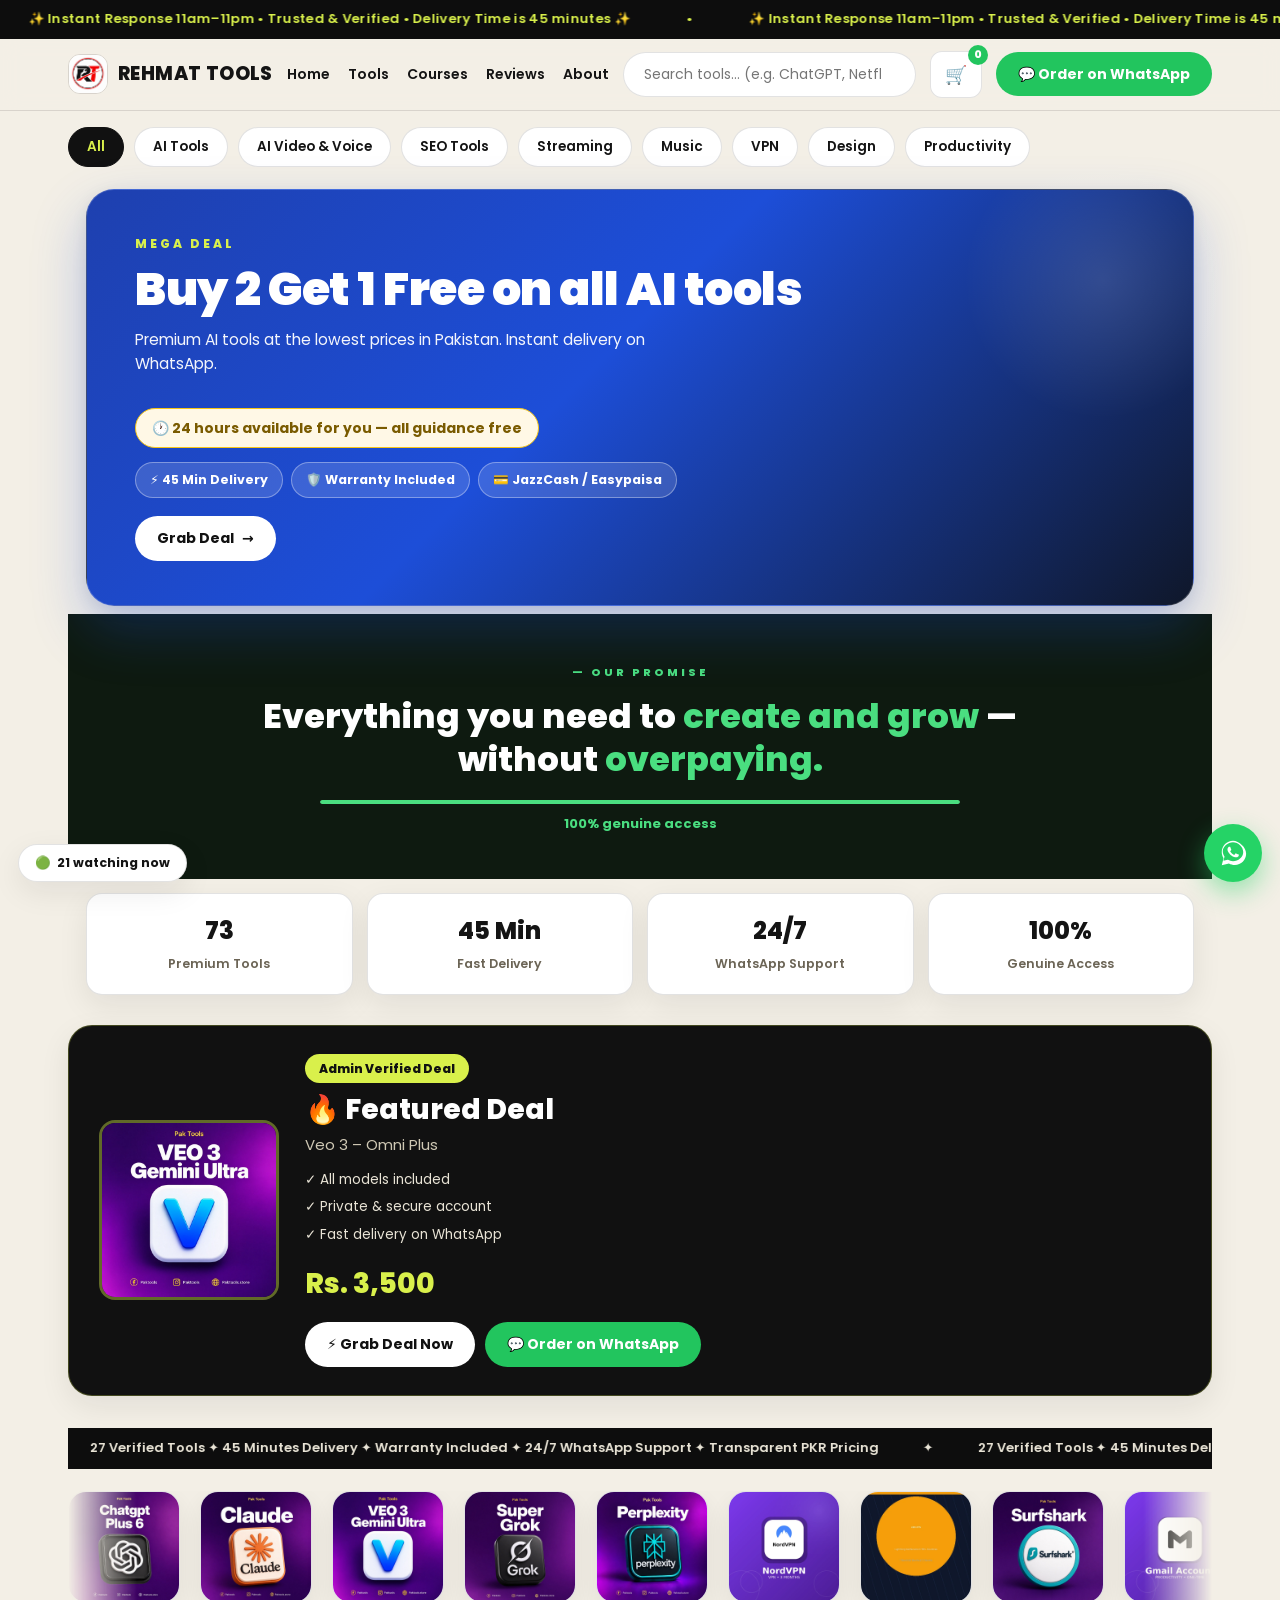
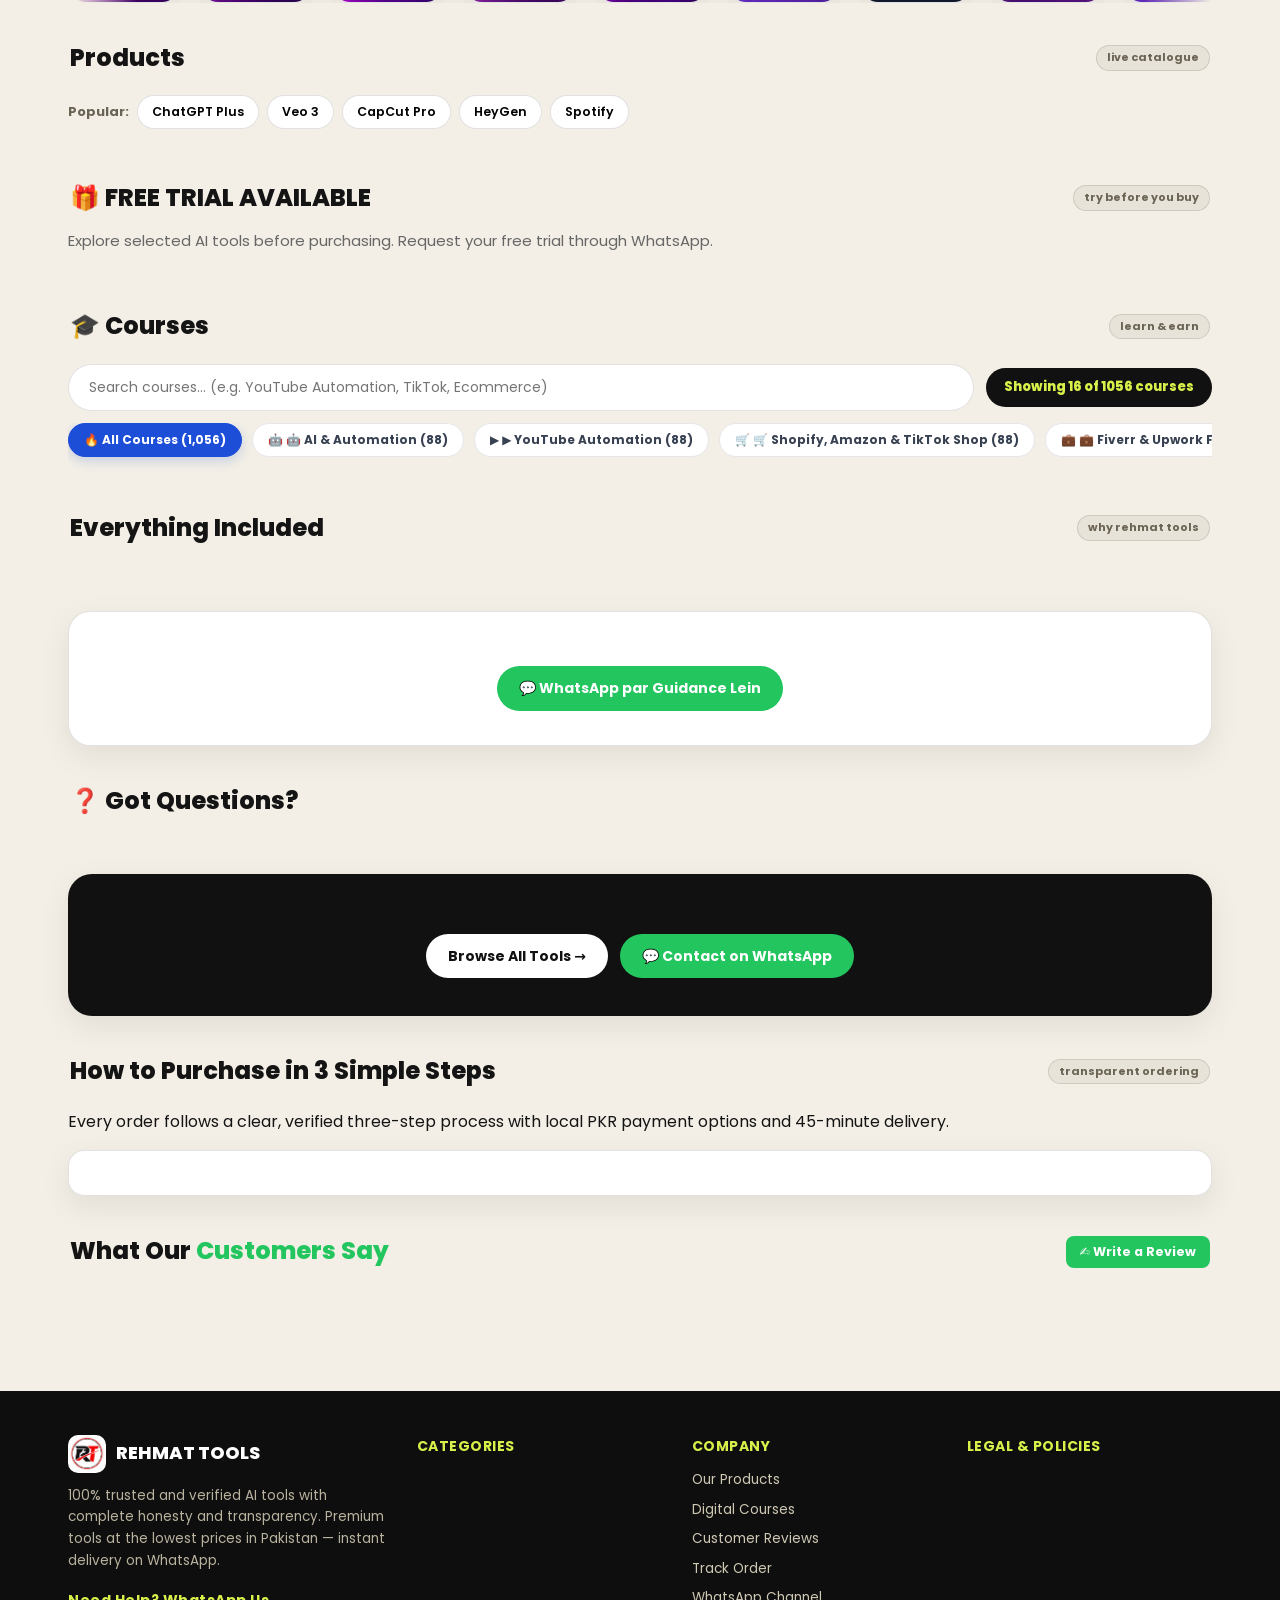
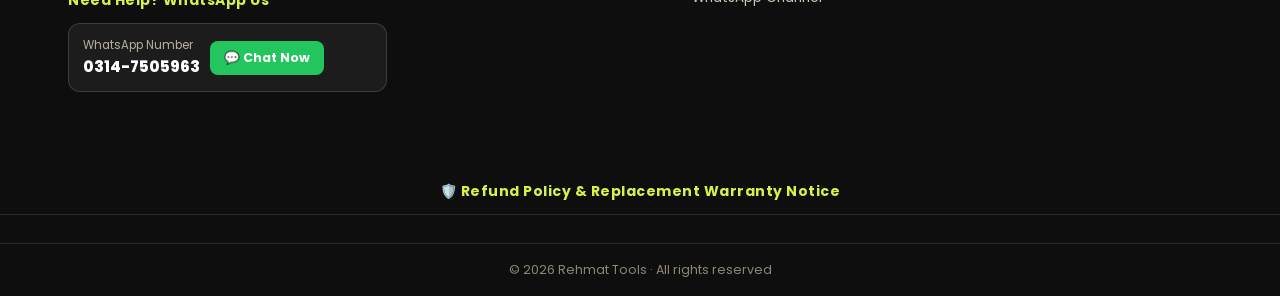
<file: index.html>
<!DOCTYPE html>
<html lang="en">
<head>
<meta charset="UTF-8">
  <link rel="icon" type="image/png" href="assets/img/favicon.png">
<meta name="viewport" content="width=device-width, initial-scale=1.0">
<title>Rehmat Tools | Premium Digital Tools</title>
<meta name="description" content="Shop trusted premium digital tools, subscriptions, and productivity bundles from Rehmat Tools. Delivery Time is 45 minutes✨✨. Our All AI tools come with 100% genuine access and warranty.">
<link rel="canonical" href="https://rehmattools.store/">
<meta name="robots" content="index,follow">
<meta property="og:type" content="website">
<meta property="og:site_name" content="Rehmat Tools">
<meta property="og:title" content="Rehmat Tools | Premium Digital Tools">
<meta property="og:description" content="Shop trusted premium digital tools, subscriptions, and productivity bundles from Rehmat Tools. Delivery Time is 45 minutes✨✨.">
<meta property="og:image" content="https://rehmattools.store/assets/img/logo.jpeg">
<meta name="twitter:card" content="summary_large_image">
<meta name="twitter:title" content="Rehmat Tools | Premium Digital Tools">
<meta name="twitter:description" content="Shop trusted premium digital tools, subscriptions, and productivity bundles from Rehmat Tools. Delivery Time is 45 minutes✨✨.">
<link rel="preconnect" href="https://fonts.googleapis.com">
<link rel="preconnect" href="https://fonts.gstatic.com" crossorigin>
<link href="https://fonts.googleapis.com/css2?family=Poppins:wght@400;500;600;700;800&display=swap" rel="stylesheet">
<link rel="stylesheet" href="assets/css/style.css">
</head>
<body>

<!-- 1. TOP TICKER -->
<div class="ticker" aria-hidden="true"><div class="ticker-track" id="tickerTrack"></div></div>

<!-- 2. STICKY HEADER -->
<header class="site-header">
  <div class="header-inner">
    <a class="brand" href="index.html">
      <img src="assets/img/logo.jpeg" alt="Rehmat Tools logo" onerror="this.style.display='none'">
      <span class="brand-name">REHMAT TOOLS</span>
    </a>
    <nav class="main-nav" aria-label="Main">
      <a href="#top">Home</a>
      <a href="#products">Tools</a>
      <a href="#courses">Courses</a>
      <a href="#reviews">Reviews</a>
      <a href="#howto">About</a>
    </nav>
    <div class="search-box">
      <input id="searchInput" type="search" placeholder="Search tools… (e.g. ChatGPT, Netflix, VPN)">
    </div>
    <button class="cart-btn" id="cartBtn" aria-label="Cart">🛒 <span class="cart-count" id="cartCount">0</span></button>
    <a class="btn btn-green" id="headerWaBtn" href="#" target="_blank" rel="noopener">💬 Order on WhatsApp</a>
  </div>
</header>

<!-- 3. CATEGORY PILLS -->
<nav class="cats" id="catPills" aria-label="Categories"></nav>

<main class="wrap">

  <!-- 4. HERO -->
  <section class="hero">
    <div class="hero-box">
      <div class="hero-copy">
        <div class="hero-kicker" id="heroKicker"></div>
        <h1 class="hero-title" id="heroTitle"></h1>
        <p class="hero-sub" id="heroSubtitle"></p>
        <div class="avail-badge">🕐 24 hours available for you — all guidance free</div>
        <div class="hero-chips" id="heroChips"></div>
        <a class="btn btn-light" href="#products">Grab Deal <span class="arr">→</span></a>
      </div>
      <div class="hero-img" id="heroImg"></div>
    </div>
  </section>

  <!-- 4a. OUR PROMISE -->
  <section class="promise-band">
    <div class="promise-inner">
      <span class="promise-kicker">— OUR PROMISE</span>
      <h2>Everything you need to <span>create and grow</span> —<br>without <span>overpaying.</span></h2>
      <div class="promise-bar"><div style="width:100%"></div></div>
      <span class="promise-pct">100% genuine access</span>
    </div>
  </section>

  <!-- 4b. STATS -->
  <section class="stats-strip" id="heroStats"></section>

  <!-- 4c. FEATURED DEAL -->
  <section class="section" id="featuredDeal"></section>

  <!-- 4d. TRUST BAR -->
  <div class="trustbar" id="trustBar"><div class="trustbar-track" id="trustBarTrack"></div></div>

  <!-- 5. TOOLS MARQUEE -->
  <section class="marquee-section" aria-label="All tools">
    <div class="marquee"><div class="marquee-track" id="marqueeTrack"></div></div>
  </section>

  <!-- 6. PRODUCTS -->
  <section class="section" id="products">
    <div class="section-head">
      <h2 class="section-title">Products</h2>
      <span class="sample-tag">live catalogue</span>
    </div>
    <div class="pop-searches" id="popSearches"></div>
    <div class="prod-count" id="prodCount"></div>
    <div class="coupon-strip" id="couponStrip" style="display:none"></div>
    <div class="grid" id="productGrid"></div>
  </section>

  <!-- 7. FREE TRIAL -->
  <section class="section" id="trial">
    <div class="section-head">
      <h2 class="section-title">🎁 FREE TRIAL AVAILABLE</h2>
      <span class="sample-tag">try before you buy</span>
    </div>
    <p class="trial-sub">Explore selected AI tools before purchasing. Request your free trial through WhatsApp.</p>
    <div class="grid" id="trialGrid"></div>
  </section>

  <!-- 7b. COURSES -->
  <section class="section" id="courses">
    <div class="section-head">
      <h2 class="section-title">🎓 Courses</h2>
      <span class="sample-tag">learn &amp; earn</span>
    </div>
    <div class="course-search">
      <input id="courseSearch" type="search" placeholder="Search courses… (e.g. YouTube Automation, TikTok, Ecommerce)">
      <span class="course-count" id="courseCount"></span>
    </div>
    <nav class="cats course-cats" id="courseCats" aria-label="Course categories"></nav>
    <div class="grid" id="courseGrid"></div>
  </section>

  <!-- 7c. FEATURES -->
  <section class="section" id="featuresSec">
    <div class="section-head">
      <h2 class="section-title">Everything Included</h2>
      <span class="sample-tag">why rehmat tools</span>
    </div>
    <div class="feat-grid" id="featureGrid"></div>
  </section>

  <!-- 8. GUIDANCE BAND -->
  <section class="section">
    <div class="guide-band">
      <h2 id="guidanceTitle"></h2>
      <p id="guidanceText"></p>
      <a class="btn btn-green" id="guidanceBtn" href="#" target="_blank" rel="noopener">💬 WhatsApp par Guidance Lein</a>
    </div>
  </section>

  <!-- 8b. FAQ -->
  <section class="section" id="faqSec">
    <div class="section-head">
      <h2 class="section-title">❓ Got Questions?</h2>
    </div>
    <div id="faqList"></div>
  </section>

  <!-- 8c. FINAL CTA -->
  <section class="section">
    <div class="cta-band">
      <h2 id="ctaTitle"></h2>
      <p id="ctaText"></p>
      <div class="cta-btns">
        <a class="btn btn-light" href="#products">Browse All Tools →</a>
        <a class="btn btn-green" id="ctaWa" href="#" target="_blank" rel="noopener">💬 Contact on WhatsApp</a>
      </div>
    </div>
  </section>

  <!-- 9. REVIEWS -->
  <!-- 8b. HOW TO PURCHASE -->
  <section class="section" id="howto">
    <div class="section-head">
      <h2 class="section-title">How to Purchase in 3 Simple Steps</h2>
      <span class="sample-tag">transparent ordering</span>
    </div>
    <p class="section-sub">Every order follows a clear, verified three-step process with local PKR payment options and 45-minute delivery.</p>
    <div class="steps-grid" id="howSteps"></div>
    <div class="pay-accounts" id="payAccounts"></div>
  </section>

  <!-- 9. REVIEWS -->
  <section class="section" id="reviews">
    <div class="section-head">
      <h2 class="section-title">What Our <span style="color:var(--green)">Customers Say</span></h2>
      <button class="btn btn-green btn-sm" id="writeReviewBtn">✍️ Write a Review</button>
    </div>
    <p class="section-sub" id="reviewsSub"></p>
    <nav class="cats rev-cats" id="revTabs" aria-label="Review tabs"></nav>
    <div class="rev-stats" id="revStats"></div>
    <div class="rev-breakdown" id="revBreakdown"></div>
    <div class="rev-filter" id="revFilter" style="display:none">
      <label>Filter by product:</label>
      <select id="revProduct"></select>
    </div>
    <div class="grid rev-grid" id="reviewGrid"></div>
    <div class="proofs-wrap" id="proofsWrap" style="display:none">
      <p class="section-sub">🔒 Privacy Protected: customer phone numbers, emails &amp; bank IDs are redacted in all screenshots.</p>
      <div class="proofs-grid" id="proofsGrid"></div>
    </div>
    <p id="revEmpty" class="rev-empty" style="display:none">No reviews yet — be the first to share your experience.</p>
  </section>

  <!-- 9b. WRITE A REVIEW (overlay) -->
  <div class="overlay" id="reviewOverlay" role="dialog" aria-modal="true">
    <div class="modal">
      <button class="modal-close" id="reviewClose" aria-label="Close">✕</button>
      <h2 style="font-size:20px;font-weight:800;margin-bottom:6px">✍️ Write a Review</h2>
      <p style="font-size:13.5px;color:#6b6455;margin-bottom:14px">Your review is published only after admin approval. Only genuine reviews are shown.</p>
      <form id="reviewForm">
        <div class="field"><label>Your name *</label><input id="rvName" required maxlength="60" placeholder="e.g. Ali Hassan"></div>
        <div class="field"><label>City</label><input id="rvCity" maxlength="40" placeholder="e.g. Lahore"></div>
        <div class="field"><label>Product *</label><select id="rvProduct"></select></div>
        <div class="field"><label>Rating *</label><select id="rvRating">
          <option value="5">★★★★★ 5 — Excellent</option>
          <option value="4">★★★★☆ 4 — Very good</option>
          <option value="3">★★★☆☆ 3 — Good</option>
          <option value="2">★★☆☆☆ 2 — Poor</option>
          <option value="1">★☆☆☆☆ 1 — Bad</option>
        </select></div>
        <div class="field"><label>Your review *</label><textarea id="rvComment" rows="3" required maxlength="500" placeholder="How was your experience?"></textarea></div>
        <button class="btn btn-green" type="submit" style="width:100%">Submit Review</button>
        <p id="rvMsg" style="margin-top:10px;font-size:13px;color:var(--green);display:none">Thanks! Your review was submitted and will appear after admin approval.</p>
      </form>
    </div>
  </div>

</main>

<!-- 10. FOOTER -->
<footer>
  <div class="footer-inner">
    <div>
      <div class="footer-brand">
        <img src="assets/img/logo.jpeg" alt="Rehmat Tools" onerror="this.style.display='none'">
        <span>REHMAT TOOLS</span>
      </div>
      <p id="footerAbout">100% trusted and verified AI tools with complete honesty and transparency. Premium tools at the lowest prices in Pakistan — instant delivery on WhatsApp.</p>
      <h4 style="margin-top:18px">Need Help? WhatsApp Us</h4>
      <div class="wa-box">
        <div><div class="wa-box-lbl">WhatsApp Number</div><div class="wa-box-num">0314-7505963</div></div>
        <a class="btn btn-green btn-sm" id="waChatNow" href="#" target="_blank" rel="noopener">💬 Chat Now</a>
      </div>
      <p id="footerEmail" style="margin-top:10px"></p>
      <p id="footerPays" style="margin-top:6px"></p>
    </div>
    <div>
      <h4>CATEGORIES</h4>
      <ul id="footerCats"></ul>
    </div>
    <div>
      <h4>COMPANY</h4>
      <ul>
        <li><a href="#products">Our Products</a></li>
        <li><a href="#courses">Digital Courses</a></li>
        <li><a href="#reviews">Customer Reviews</a></li>
        <li><a id="trackOrderLink" href="#" target="_blank" rel="noopener">Track Order</a></li>
        <li><a id="channelFooterLink" href="#" target="_blank" rel="noopener">WhatsApp Channel</a></li>
      </ul>
    </div>
    <div>
      <h4>LEGAL &amp; POLICIES</h4>
      <ul id="footerPolicies"></ul>
    </div>
  </div>
  <div class="footer-stats" id="footerStats"></div>
  <div class="footer-pop" id="footerPop"></div>
  <div class="footer-notice"><h4>🛡️ Refund Policy &amp; Replacement Warranty Notice</h4><p id="refundNoticeText"></p><p class="footer-policy-links" id="footerPolicyLinks"></p></div>
  <div class="footer-trust" id="footerTrust"></div>
  <div class="footer-bottom">© 2026 Rehmat Tools · All rights reserved</div>
</footer>

<!-- 10a. CART DRAWER -->
<div class="overlay" id="cartOverlay" role="dialog" aria-modal="true">
  <div class="modal cart-modal">
    <button class="modal-close" id="cartClose" aria-label="Close">✕</button>
    <h2 style="font-size:20px;font-weight:800;margin-bottom:12px">🛒 Your Cart</h2>
    <div class="cart-tabs">
      <button class="pill active" data-ctab="cart">Cart (<span id="cartTabCount">0</span>)</button>
      <button class="pill" data-ctab="wish">♡ Wishlist (<span id="wishTabCount">0</span>)</button>
    </div>
    <div id="cartList"></div>
    <div id="wishList" style="display:none"></div>
    <div class="cart-total" id="cartTotal"></div>
    <a class="btn btn-green" id="cartWaBtn" href="#" target="_blank" rel="noopener" style="width:100%;text-align:center">💬 Order on WhatsApp</a>
    <p style="font-size:12.5px;color:#8a8271;margin-top:10px;text-align:center">Payment is verified on WhatsApp — advance payment required.</p>
  </div>
</div>

<!-- 10b. POLICY MODAL -->
<div class="overlay" id="policyOverlay" role="dialog" aria-modal="true">
  <div class="modal">
    <button class="modal-close" id="policyClose" aria-label="Close">✕</button>
    <h2 id="policyTitle" style="font-size:20px;font-weight:800;margin-bottom:12px"></h2>
    <p id="policyText" style="font-size:14.5px;line-height:1.7"></p>
  </div>
</div>

<!-- 11. WELCOME MODAL -->
<div class="overlay" id="welcomeOverlay" role="dialog" aria-modal="true" aria-labelledby="welcomeTitle">
  <div class="modal">
    <button class="modal-close" id="welcomeClose" aria-label="Close">✕</button>
    <h2 id="welcomeTitle" style="font-size:22px;font-weight:800"></h2>
    <div class="welcome-lines" id="welcomeLines"></div>
    <label class="dont-show"><input type="checkbox" id="dontShow"> Don't show again</label>
    <button class="btn btn-dark" id="welcomeCloseBtn" style="width:100%">Close</button>
  </div>
</div>

<!-- 12. PRODUCT DETAILS MODAL -->
<div class="overlay" id="detailsOverlay" role="dialog" aria-modal="true">
  <div class="modal wide">
    <button class="modal-close" id="detailsClose" aria-label="Close">✕</button>
    <div id="detailsBody"></div>
  </div>
</div>

<!-- 13. FLOATING ELEMENTS -->
<div class="watching-pill"><span class="dot">🟢</span><b>21</b> watching now</div>
<div class="social-toast" id="socialToast"></div>

<div class="channel-popup" id="channelPopup">
  <button class="cp-close" id="channelClose" aria-label="Close">✕</button>
  <h4>🎁 Join our WhatsApp Channel</h4>
  <ul>
    <li>✦ Exclusive member-only discounts</li>
    <li>✦ Flash deals &amp; free giveaways</li>
    <li>✦ Priority premium support</li>
  </ul>
  <a class="btn btn-dark" id="channelJoin" href="#" target="_blank" rel="noopener" style="width:100%">Join &amp; Unlock Offers</a>
</div>

<div class="coupon-widget" id="couponWidget" style="display:none">
  <button class="cp-close" id="couponWidgetClose" aria-label="Close">✕</button>
  <div class="cw-title">🎟️ Special Discount Coupon</div>
  <div class="cw-code"><span id="cwCode"></span><button class="btn btn-dark btn-sm" id="cwCopy">Copy</button></div>
  <div class="cw-sub" id="cwSub"></div>
</div>

<a class="wa-fab" id="waFab" href="#" target="_blank" rel="noopener" aria-label="Chat on WhatsApp">
  <svg viewBox="0 0 32 32"><path d="M16 3C9.4 3 4 8.4 4 15c0 2.4.7 4.6 1.9 6.5L4 29l7.7-1.8c1.8 1 3.9 1.6 6.1 1.6h.2c6.6 0 12-5.4 12-12S22.6 3 16 3zm0 21.8c-1.9 0-3.7-.5-5.3-1.5l-.4-.2-4.5 1.1 1.2-4.4-.3-.4c-1-1.6-1.6-3.5-1.6-5.5C5.1 9.4 10.4 4.5 16 4.5S26.9 9.4 26.9 15 21.6 24.8 16 24.8zm5.4-7.4c-.3-.2-1.8-.9-2-1-.3-.1-.5-.2-.7.2-.2.3-.8 1-.9 1.2-.2.2-.3.2-.6.1-.3-.2-1.3-.5-2.4-1.5-.9-.8-1.5-1.8-1.7-2-.2-.3 0-.5.2-.7.2-.2.3-.3.5-.5.2-.2.2-.3.3-.5.1-.2 0-.4 0-.5-.1-.2-.7-1.7-.9-2.3-.2-.6-.5-.5-.7-.5h-.6c-.2 0-.5.2-.8.4-.3.3-1 1-1 2.5s1.1 2.9 1.2 3.1c.1.2 2.1 3.2 5.1 4.5.7.3 1.3.5 1.7.6.7.2 1.4.2 1.9.1.6-.1 1.8-.7 2-1.4.2-.7.2-1.3.2-1.4-.1-.2-.3-.2-.6-.4z"/></svg>
</a>

<div class="toast" id="toast"></div>

<script src="assets/js/data.js"></script>
<script src="assets/js/site.js"></script>
<script>
  // wire the second welcome close button (same behaviour as ✕)
  document.getElementById('welcomeCloseBtn').addEventListener('click', function () {
    document.getElementById('welcomeClose').click();
  });
</script>

  <!-- CLAIM FREE COURSE MODAL -->
  <div id="claimCourseModal" style="display: none; position: fixed; inset: 0; background: rgba(0,0,0,0.7); backdrop-filter: blur(6px); z-index: 10000; align-items: center; justify-content: center; padding: 20px;">
    <div style="background: #FFFFFF; border-radius: 20px; max-width: 500px; width: 100%; padding: 32px; box-shadow: 0 20px 50px rgba(0,0,0,0.3); position: relative; text-align: center;">
      <button onclick="closeClaimCourseModal()" style="position: absolute; top: 16px; right: 16px; background: none; border: none; font-size: 20px; cursor: pointer; color: #6B7280;">✕</button>
      <div style="width: 58px; height: 58px; border-radius: 50%; background: #DCFCE7; color: #16A34A; font-size: 28px; display: flex; align-items: center; justify-content: center; margin: 0 auto 16px;">
        🎓
      </div>
      <span id="claimCourseCategory" style="font-size: 11px; font-weight: 800; color: #2563EB; text-transform: uppercase;">CATEGORY</span>
      <h3 id="claimCourseTitle" style="font-size: 19px; font-weight: 900; margin: 6px 0 10px; color: #111827;">Course Title</h3>
      <p id="claimCourseMeta" style="font-size: 12px; color: #6B7280; margin-bottom: 20px;">28 Hours Video • 64 Lessons</p>

      <div style="background: #FAF7F2; border: 1px solid #E5E7EB; border-radius: 12px; padding: 14px; text-align: left; font-size: 12px; color: #4B5563; margin-bottom: 22px;">
        <div style="margin-bottom: 6px;"><strong>✓ High-Speed Google Drive Access</strong></div>
        <div style="margin-bottom: 6px;"><strong>✓ Downloadable Video Lessons & Source Code</strong></div>
        <div><strong>✓ 100% Free Lifetime Access for Rehmat Tools Users</strong></div>
      </div>

      <a id="btnClaimDriveLink" href="#" target="_blank" rel="noopener" style="display: block; width: 100%; background: #1D4ED8; color: #FFFFFF; padding: 13px; border-radius: 999px; font-weight: 800; font-size: 14px; text-decoration: none; margin-bottom: 10px; box-shadow: 0 4px 14px rgba(29, 78, 216, 0.3);">
        📂 Open Google Drive Folder & Download
      </a>
      <button onclick="window.open('https://wa.me/923000000000?text=Assalam-o-Alaikum%20Rehmat%20Tools!%20Need%20help%20with%20free%20courses%20drive.', '_blank')" style="background: transparent; border: none; color: #16A34A; font-size: 13px; font-weight: 700; cursor: pointer;">
        💬 Need help? Message on WhatsApp
      </button>
    </div>
  </div>

</body>
</html>
</file>
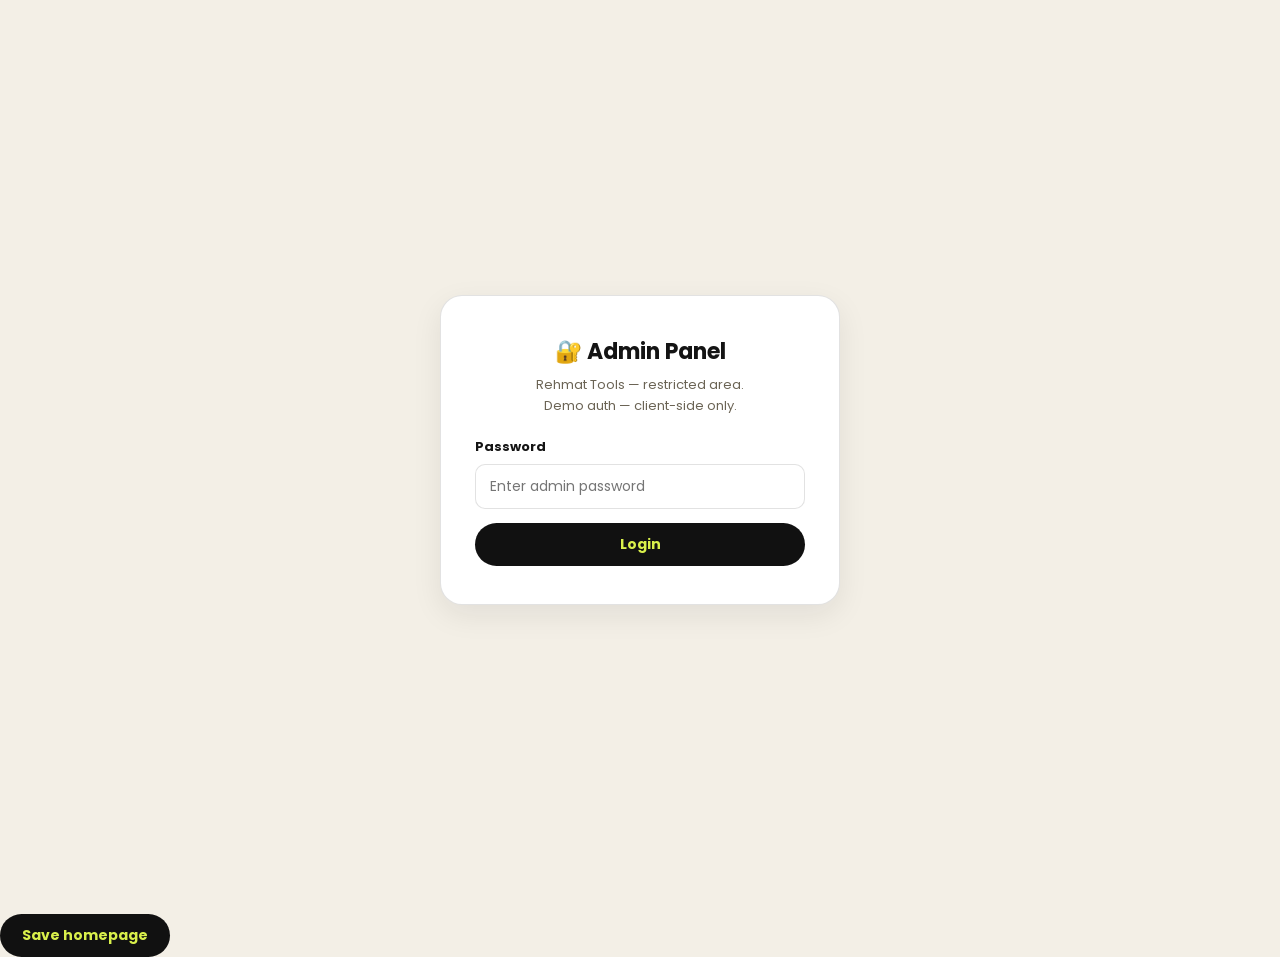
<file: admin/index.html>
<!DOCTYPE html>
<html lang="en">
<head>
<meta charset="UTF-8">
<meta name="viewport" content="width=device-width, initial-scale=1.0">
<title>Admin Panel — Rehmat Tools</title>
<meta name="robots" content="noindex,nofollow">
<link rel="preconnect" href="https://fonts.googleapis.com">
<link rel="preconnect" href="https://fonts.gstatic.com" crossorigin>
<link href="https://fonts.googleapis.com/css2?family=Poppins:wght@400;500;600;700;800&display=swap" rel="stylesheet">
<link rel="stylesheet" href="assets/css/style.css">
</head>
<body class="admin-body">

<!-- LOGIN GATE -->
<div class="login-wrap" id="loginWrap">
  <div class="login-card">
    <h1>🔐 Admin Panel</h1>
    <p>Rehmat Tools — restricted area.<br>Demo auth — client-side only.</p>
    <div class="login-error" id="loginError"></div>
    <form id="loginForm">
      <div class="field">
        <label for="loginPw">Password</label>
        <input type="password" id="loginPw" placeholder="Enter admin password" autocomplete="current-password">
      </div>
      <button class="btn btn-dark" type="submit" style="width:100%">Login</button>
    </form>
  </div>
</div>

<!-- ADMIN SHELL -->
<div class="admin-shell" id="adminShell">
  <div class="admin-top">
    <div class="ttl">🛠️ Rehmat Tools <span>Admin</span></div>
    <div>
      <a class="btn btn-outline btn-sm" href="index.html" target="_blank" rel="noopener" style="margin-right:8px">View site</a>
      <button class="btn btn-sm" id="logoutBtn" style="background:#333;color:#fff;border:none">Logout</button>
    </div>
  </div>

  <nav class="tabs">
    <button class="tab active" data-tab="paneDashboard">Dashboard</button>
    <button class="tab" data-tab="paneProducts">Products</button>
    <button class="tab" data-tab="paneBulk">Bulk Import</button>
    <button class="tab" data-tab="paneText">Website Text</button>
    <button class="tab" data-tab="paneHomepage">Homepage</button>
    <button class="tab" data-tab="paneCourses">Courses</button>
    <button class="tab" data-tab="paneReviews">Reviews</button>
    <button class="tab" data-tab="paneProofs">Proofs</button>
    <button class="tab" data-tab="paneCoupons">Coupons</button>
    <button class="tab" data-tab="panePayments">Payments</button>
    <button class="tab" data-tab="paneSettings">Settings</button>
  </nav>

  <!-- DASHBOARD -->
  <section class="tabpane active" id="paneDashboard">
    <div class="stat-grid">
      <div class="stat-card"><div class="lbl">Total Visitors</div><div class="val" id="statVisitors"></div></div>
      <div class="stat-card"><div class="lbl">Online Now</div><div class="val" id="statOnline"></div></div>
      <div class="stat-card"><div class="lbl">Orders</div><div class="val" id="statOrders"></div></div>
      <div class="stat-card"><div class="lbl">Revenue</div><div class="val" id="statRevenue"></div></div>
    </div>
    <div class="note-box">📊 These are <b>demo</b> numbers. Real stats need a backend — connect later.</div>
    <div class="panel-card">
      <h3>Quick actions</h3>
      <div class="btn-row">
        <button class="btn btn-dark btn-sm" onclick="document.querySelector('[data-tab=paneProducts]').click()">Manage products</button>
        <button class="btn btn-outline btn-sm" onclick="document.querySelector('[data-tab=paneBulk]').click()">Bulk import</button>
        <button class="btn btn-outline btn-sm" onclick="document.querySelector('[data-tab=paneCoupons]').click()">Add coupon</button>
      </div>
    </div>
  </section>

  <!-- PRODUCTS -->
  <section class="tabpane" id="paneProducts">
    <div class="panel-card">
      <h3 id="pfTitle">Add product</h3>
      <form id="productForm">
        <div class="form-grid">
          <div class="field"><label>Product name *</label><input id="pfName" placeholder="e.g. ChatGPT Plus"></div>
          <div class="field"><label>Category</label><select id="pfCategory"></select></div>
          <div class="field"><label>Price (PKR)</label><input id="pfPrice" type="number" min="0" placeholder="4100"></div>
          <div class="field"><label>Original price (PKR)</label><input id="pfOrig" type="number" min="0" placeholder="5600"></div>
          <div class="field"><label>Validity</label><input id="pfValidity" placeholder="1 Month"></div>
          <div class="field"><label>Stock</label><input id="pfStock" type="number" min="0" placeholder="20"></div>
          <div class="field"><label>Sold count <span style="font-weight:400;color:#8a8271">(real sales only)</span></label><input id="pfSold" type="number" min="0" placeholder="0"></div>
          <div class="field"><label><input id="pfTrial" type="checkbox" style="width:auto;margin-right:6px">🎁 Free Trial enabled</label></div>
          <div class="field"><label><input id="pfBest" type="checkbox" style="width:auto;margin-right:6px">🔥 Best Seller badge</label></div>
          <div class="field"><label><input id="pfStarting" type="checkbox" style="width:auto;margin-right:6px">💲 STARTING AT price (multiple packages)</label></div>
          <div class="field"><label>Access type</label><input id="pfAccess" placeholder="e.g. Private Account / Shared Access / On Your Email"></div>
          <div class="field"><label>Warranty line</label><input id="pfWarranty" placeholder="e.g. Warranty Included"></div>
          <div class="field full"><label>Features (one per line)</label><textarea id="pfFeatures" placeholder="Premium access&#10;Delivered on WhatsApp after payment"></textarea></div>
          <div class="field full"><label>About (2–3 lines)</label><textarea id="pfAbout" placeholder="Short description of the product…"></textarea></div>
          <div class="field"><label>Image upload (PNG/JPG)</label><input id="pfImgFile" type="file" accept="image/*"><div id="pfImgPreview"></div></div>
          <div class="field"><label>…or image URL / path</label><input id="pfImgUrl" placeholder="assets/img/posters/poster-chatgpt.webp"><div class="hint">Upload wins over URL. Images live in assets/img/posters/.</div></div>
        </div>
        <div class="btn-row">
          <button class="btn btn-dark" type="submit" id="pfSubmit">Add product</button>
          <button class="btn btn-outline" type="button" id="pfCancel">Cancel</button>
        </div>
      </form>
    </div>
    <div class="panel-card">
      <h3>All products</h3>
      <div style="overflow-x:auto">
      <table class="admin-tbl">
        <thead><tr><th></th><th>Name</th><th>Category</th><th>Price</th><th>Stock</th><th>Actions</th></tr></thead>
        <tbody id="productRows"></tbody>
      </table>
      </div>
    </div>
  </section>

  <!-- BULK IMPORT -->
  <section class="tabpane" id="paneBulk">
    <div class="panel-card">
      <h3>Bulk import — one click</h3>
      <p style="font-size:13.5px;color:#6b6455;margin-bottom:14px">
        Upload a CSV with columns: <b>name, category, price, original_price, validity, stock, features, about, image_url</b>.
        Separate multiple features with <b>|</b>. Download the template, fill 50–200 rows, import.
      </p>
      <div class="btn-row">
        <button class="btn btn-outline" id="dlTemplate">⬇ Download CSV template</button>
      </div>
      <div class="field" style="margin-top:16px;max-width:440px">
        <label>CSV file</label>
        <input type="file" id="bulkFile" accept=".csv,text/csv">
      </div>
      <div class="btn-row">
        <button class="btn btn-dark" id="bulkImportBtn">⬆ Import products</button>
      </div>
    </div>
  </section>

  <!-- WEBSITE TEXT -->
  <section class="tabpane" id="paneText">
    <div class="panel-card">
      <h3>Website text</h3>
      <form id="textForm"></form>
      <div class="btn-row"><button class="btn btn-dark" type="submit" form="textForm">Save all</button></div>
    </div>
  </section>

  <!-- HOMEPAGE -->
  <section class="tabpane" id="paneHomepage">
    <div class="panel-card">
      <h3>Hero — trust chips &amp; stats</h3>
      <div class="field"><label>Hero trust chips (one per line)</label><textarea id="hpChips" rows="3" placeholder="⚡ 45 Min Delivery&#10;🛡️ Warranty Included"></textarea></div>
      <div class="form-grid" id="hpStats"></div>
    </div>
    <div class="panel-card">
      <h3>Featured deal</h3>
      <div class="form-grid">
        <div class="field"><label>&nbsp;</label><label class="toggle"><input type="checkbox" id="hpDealOn"> Show featured deal</label></div>
        <div class="field"><label>Product</label><select id="hpDealProduct"></select></div>
        <div class="field"><label>Deal title</label><input id="hpDealTitle" placeholder="🔥 Featured Deal"></div>
        <div class="field"><label>Badge</label><input id="hpDealBadge" placeholder="Admin Verified Deal"></div>
        <div class="field full"><label>Deal points (one per line)</label><textarea id="hpDealPoints" rows="3"></textarea></div>
      </div>
    </div>
    <div class="panel-card">
      <h3>Trust bar &amp; popular searches</h3>
      <div class="field"><label><input id="hpTrustOn" type="checkbox" style="width:auto;margin-right:6px"> Show trust bar</label></div>
      <div class="field"><label>Trust bar text</label><input id="hpTrustBar"></div>
      <div class="field"><label>Popular searches (one per line)</label><textarea id="hpPop" rows="3"></textarea></div>
    </div>
    <div class="panel-card">
      <h3>Feature cards (Everything Included)</h3>
      <div id="hpFeatures"></div>
    </div>
    <div class="panel-card">
      <h3>FAQ</h3>
      <div id="hpFaqs"></div>
      <div class="btn-row"><button class="btn btn-outline btn-sm" id="hpFaqAdd" type="button">+ Add question</button></div>
    </div>
    <div class="panel-card">
      <h3>Final CTA &amp; footer</h3>
      <div class="form-grid">
        <div class="field"><label>CTA title</label><input id="hpCtaTitle"></div>
        <div class="field"><label>CTA text</label><input id="hpCtaText"></div>
        <div class="field full"><label>Footer about text</label><textarea id="hpFooterAbout" rows="2"></textarea></div>
        <div class="field full"><label>Footer trust strip</label><input id="hpFooterTrust"></div>
        <div class="field full"><label>How to purchase — 3 steps (title | text, one per line)</label><textarea id="hpHowSteps" rows="6"></textarea></div>
        <div class="field"><label>Support email (shown in footer)</label><input id="hpSupportEmail" placeholder="e.g. support@rehmattools.store"></div>
        <div class="field full"><label>Refund &amp; warranty notice (footer)</label><textarea id="hpRefundNotice" rows="2"></textarea></div>
        <div class="field"><label>&nbsp;</label><label class="toggle"><input type="checkbox" id="hpCouponWidget"> Show floating coupon widget</label></div>
      </div>
    </div>
    <div class="panel-card">
      <h3>Policies (footer links)</h3>
      <div id="hpPolicies"></div>
      </div>
    </div>
    <div class="btn-row"><button class="btn btn-dark" id="hpSave">Save homepage</button></div>
  </section>

  <!-- COURSES -->
  <section class="tabpane" id="paneCourses">
    <div class="panel-card">
      <h3 id="cfTitle">Add course</h3>
      <form id="courseForm">
        <div class="form-grid">
          <div class="field"><label>Course name *</label><input id="cfName" placeholder="e.g. YouTube Automation"></div>
          <div class="field"><label>Category</label><input id="cfCategory" placeholder="e.g. YouTube Automation"></div>
          <div class="field"><label>Price (PKR)</label><input id="cfPrice" type="number" min="0" placeholder="3000"></div>
          <div class="field"><label>Original price (PKR, optional)</label><input id="cfOrig" type="number" min="0" placeholder="10000"></div>
          <div class="field"><label>Validity</label><input id="cfValidity" placeholder="Lifetime Access"></div>
          <div class="field"><label>Image URL / path</label><input id="cfImg" placeholder="assets/img/posters/poster-youtube.webp"></div>
          <div class="field full"><label>Features (one per line)</label><textarea id="cfFeatures" placeholder="Complete step-by-step course&#10;Lifetime access"></textarea></div>
          <div class="field full"><label>About (2–3 lines)</label><textarea id="cfAbout" placeholder="Short description of the course…"></textarea></div>
        </div>
        <div class="btn-row">
          <button class="btn btn-dark" type="submit" id="cfSubmit">Add course</button>
          <button class="btn btn-outline" type="button" id="cfCancel">Cancel</button>
        </div>
      </form>
    </div>
    <div class="panel-card">
      <h3>All courses</h3>
      <div style="overflow-x:auto">
      <table class="admin-tbl">
        <thead><tr><th>Name</th><th>Price</th><th>Validity</th><th>Actions</th></tr></thead>
        <tbody id="courseRows"></tbody>
      </table>
      </div>
    </div>
  </section>

  <!-- COUPONS -->
  <!-- Reviews -->
  <section class="tabpane" id="paneReviews">
    <div class="panel-card">
      <h3>Customer Reviews</h3>
      <p style="font-size:13px;color:#6b6455;margin-bottom:12px">Reviews submitted from the site appear here first as <b>pending</b> — approve only genuine ones. Approved reviews show on the homepage; pending ones stay hidden.</p>
      <table class="admin-tbl">
        <thead><tr><th>Name</th><th>Product</th><th>Rating</th><th>Review</th><th>Status</th><th></th></tr></thead>
        <tbody id="reviewRows"></tbody>
      </table>
    </div>
  </section>

  <!-- Proofs -->
  <section class="tabpane" id="paneProofs">
    <div class="panel-card">
      <h3>WhatsApp Delivery Proofs</h3>
      <p style="font-size:13px;color:#6b6455;margin-bottom:12px">Upload real delivery/activation screenshots. <b>Redact customer phone numbers, emails and bank IDs before uploading.</b></p>
      <form id="proofForm">
        <div class="form-grid">
          <div class="field"><label>Screenshot *</label><input id="pfProofFile" type="file" accept="image/*"></div>
          <div class="field"><label>Caption</label><input id="pfProofCaption" placeholder="e.g. ChatGPT Plus delivered on WhatsApp"></div>
        </div>
        <div class="btn-row"><button class="btn btn-dark" type="submit">Upload Proof</button></div>
      </form>
      <div class="proofs-grid" id="proofRows" style="margin-top:16px"></div>
    </div>
  </section>

  <section class="tabpane" id="paneCoupons">
    <div class="panel-card">
      <h3>Add coupon</h3>
      <form id="couponForm">
        <div class="form-grid">
          <div class="field"><label>Code</label><input id="cpCode" placeholder="EID10" style="text-transform:uppercase"></div>
          <div class="field"><label>Percent off (1–99)</label><input id="cpPct" type="number" min="1" max="99" placeholder="10"></div>
          <div class="field"><label>Scope</label><select id="cpScope"></select></div>
          <div class="field"><label>&nbsp;</label><label class="toggle"><input type="checkbox" id="cpActive" checked> Active</label></div>
        </div>
        <div class="btn-row"><button class="btn btn-dark" type="submit">Add coupon</button></div>
      </form>
    </div>
    <div class="panel-card">
      <h3>Active coupons</h3>
      <div id="couponList"></div>
    </div>
  </section>

  <!-- PAYMENTS -->
  <section class="tabpane" id="panePayments">
    <div class="panel-card">
      <h3>Payment methods</h3>
      <p style="font-size:13px;color:#6b6455;margin-bottom:12px">Methods with an empty number show <i>"Details will be shared on WhatsApp"</i> on the site. Untick "Show on site" to hide a method.</p>
      <div id="payList"></div>
      <div class="btn-row">
        <button class="btn btn-outline btn-sm" id="payAdd">+ Add method</button>
        <button class="btn btn-dark btn-sm" id="paySave">Save all</button>
      </div>
    </div>
  </section>

  <!-- SETTINGS -->
  <section class="tabpane" id="paneSettings">
    <div class="panel-card">
      <h3>Change admin password</h3>
      <form id="pwForm">
        <div class="field" style="max-width:320px"><label>New password (min 6 chars)</label><input type="password" id="newPw"></div>
        <div class="btn-row"><button class="btn btn-dark btn-sm" type="submit">Change password</button></div>
      </form>
    </div>
    <div class="panel-card">
      <h3>Backup &amp; restore</h3>
      <div class="btn-row">
        <button class="btn btn-outline btn-sm" id="exportBtn">⬇ Export data (JSON)</button>
        <label class="btn btn-outline btn-sm" style="margin:0">⬆ Import data (JSON)<input type="file" id="importFile" accept=".json,application/json" style="display:none"></label>
        <button class="btn btn-danger btn-sm" id="resetBtn">Reset to defaults</button>
      </div>
      <p style="font-size:12.5px;color:#8a8271;margin-top:12px">Data is stored in this browser's localStorage. Export regularly as backup.</p>
    </div>
  </section>
</div>

<div class="toast" id="toast"></div>

<script src="assets/js/data.js"></script>
<script src="assets/js/admin.js"></script>
</body>
</html>
</file>
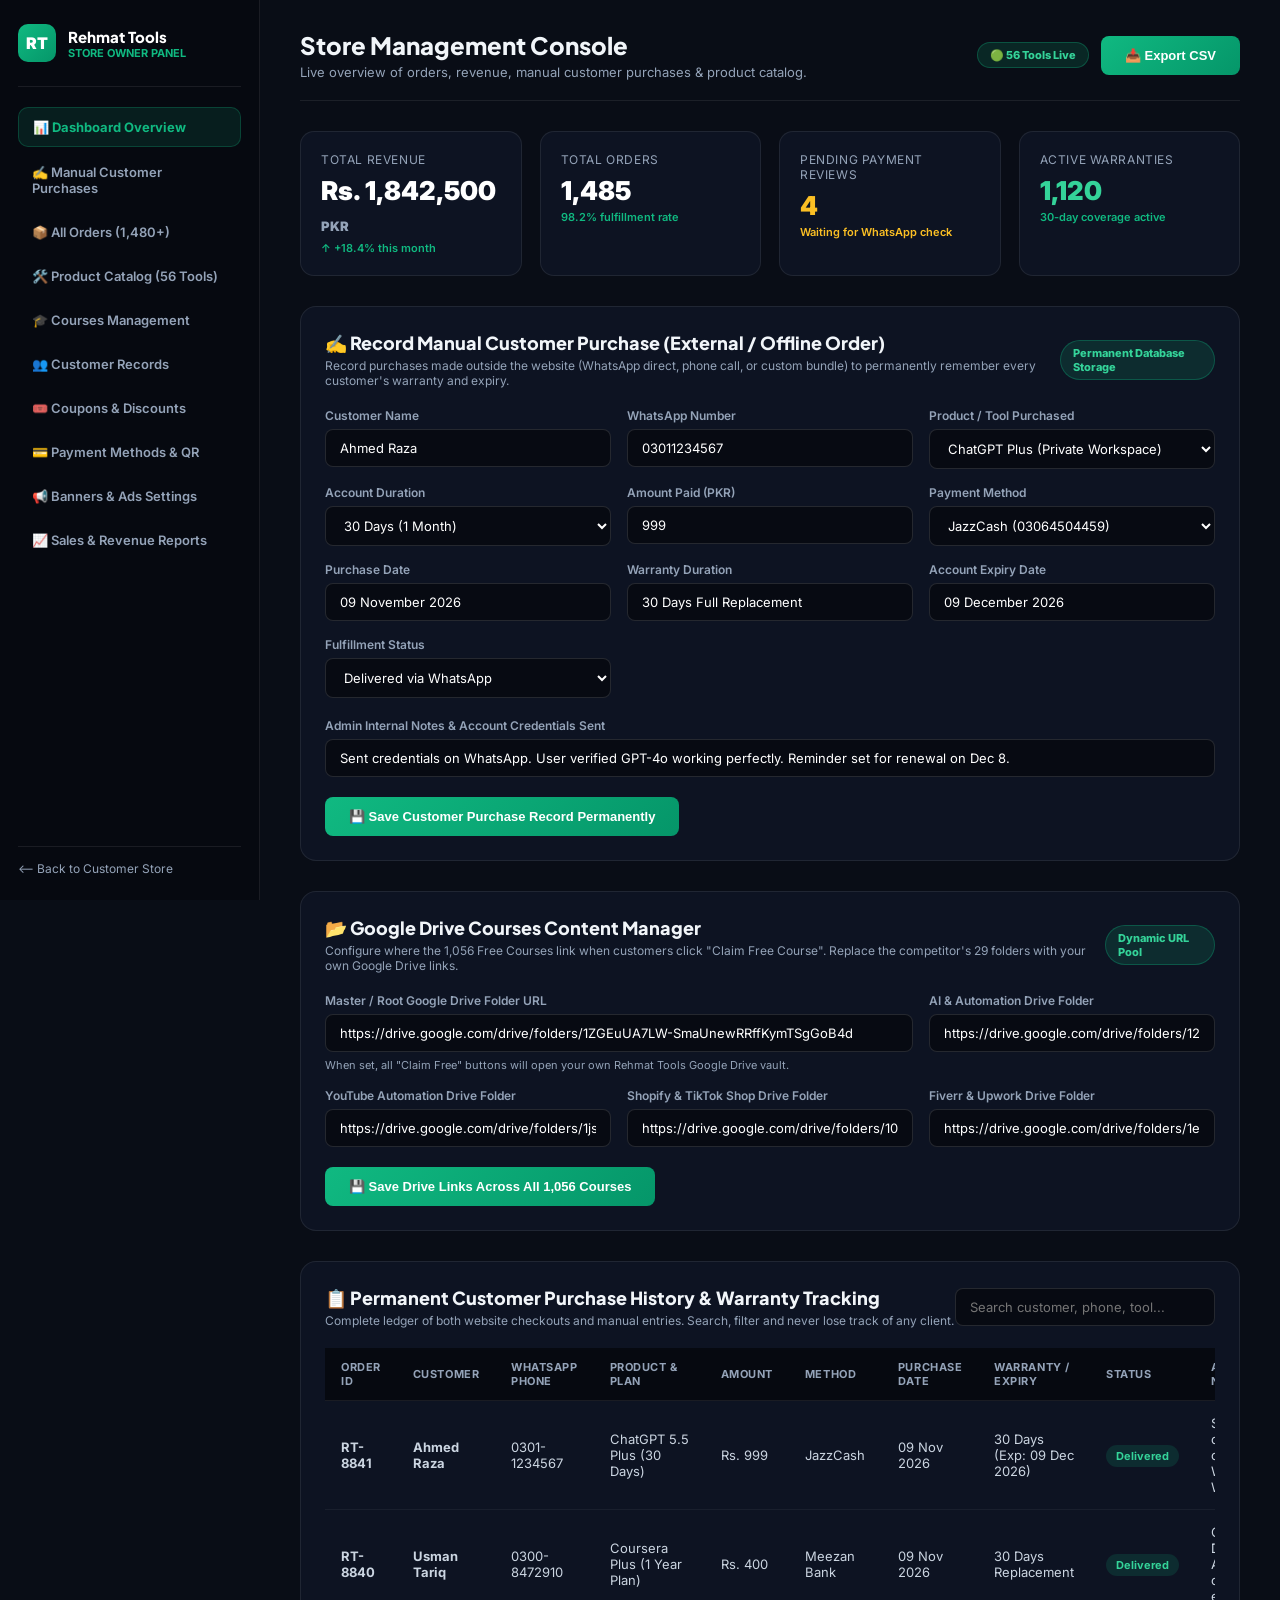
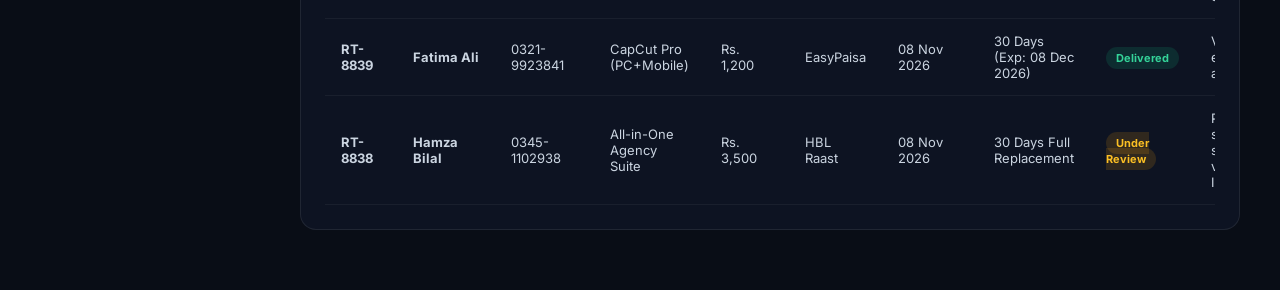
<file: admin.html>
<!DOCTYPE html>
<html lang="en">
<head>
  <meta charset="UTF-8">
  <meta name="viewport" content="width=device-width, initial-scale=1.0">
  <title>Rehmat Tools — Store Owner Admin Dashboard</title>
  <link rel="preconnect" href="https://fonts.googleapis.com">
  <link rel="preconnect" href="https://fonts.gstatic.com" crossorigin>
  <link href="https://fonts.googleapis.com/css2?family=Inter:wght@300;400;500;600;700;800;900&family=Plus+Jakarta+Sans:wght@600;700;800;900&display=swap" rel="stylesheet">
  <style>
    *, *::before, *::after { box-sizing: border-box; margin: 0; padding: 0; }
    body {
      font-family: 'Inter', sans-serif;
      background: #090d16;
      color: #f1f5f9;
      display: flex;
      min-height: 100vh;
    }
    h1, h2, h3, h4 { font-family: 'Plus Jakarta Sans', sans-serif; }

    /* SIDEBAR */
    .admin-sidebar {
      width: 260px;
      background: #060910;
      border-right: 1px solid rgba(255, 255, 255, 0.08);
      padding: 24px 18px;
      display: flex;
      flex-direction: column;
      position: sticky;
      top: 0;
      height: 100vh;
    }
    .admin-brand {
      display: flex;
      align-items: center;
      gap: 12px;
      padding-bottom: 24px;
      border-bottom: 1px solid rgba(255, 255, 255, 0.08);
      margin-bottom: 20px;
    }
    .brand-logo-icon {
      width: 38px;
      height: 38px;
      background: linear-gradient(135deg, #10b981, #059669);
      border-radius: 10px;
      display: flex;
      align-items: center;
      justify-content: center;
      font-weight: 900;
      color: #fff;
      font-size: 16px;
    }
    .admin-nav {
      list-style: none;
      display: flex;
      flex-direction: column;
      gap: 6px;
      flex: 1;
    }
    .admin-nav-item {
      padding: 11px 14px;
      border-radius: 10px;
      font-size: 13px;
      font-weight: 600;
      color: #94a3b8;
      cursor: pointer;
      display: flex;
      align-items: center;
      gap: 12px;
      transition: all 0.2s;
    }
    .admin-nav-item:hover, .admin-nav-item.active {
      background: rgba(16, 185, 129, 0.12);
      color: #10b981;
      font-weight: 700;
    }
    .admin-nav-item.active {
      border: 1px solid rgba(16, 185, 129, 0.25);
    }

    /* MAIN CONTENT */
    .admin-main {
      flex: 1;
      padding: 30px 40px;
      overflow-y: auto;
    }
    .admin-top-bar {
      display: flex;
      align-items: center;
      justify-content: space-between;
      margin-bottom: 30px;
      padding-bottom: 20px;
      border-bottom: 1px solid rgba(255, 255, 255, 0.08);
    }
    .top-badge {
      background: rgba(16, 185, 129, 0.15);
      color: #34d399;
      border: 1px solid rgba(16, 185, 129, 0.3);
      padding: 5px 12px;
      border-radius: 999px;
      font-size: 11px;
      font-weight: 800;
    }

    /* STATS CARDS */
    .stats-row {
      display: grid;
      grid-template-columns: repeat(auto-fit, minmax(210px, 1fr));
      gap: 18px;
      margin-bottom: 30px;
    }
    .stat-card {
      background: #0d1322;
      border: 1px solid rgba(255, 255, 255, 0.08);
      border-radius: 14px;
      padding: 20px;
    }
    .stat-card-title {
      font-size: 12px;
      color: #94a3b8;
      text-transform: uppercase;
      letter-spacing: 0.05em;
      margin-bottom: 8px;
    }
    .stat-card-num {
      font-size: 26px;
      font-weight: 900;
      color: #fff;
    }
    .stat-card-change {
      font-size: 11px;
      color: #10b981;
      margin-top: 4px;
      font-weight: 600;
    }

    /* PANELS */
    .panel-box {
      background: #0d1322;
      border: 1px solid rgba(255, 255, 255, 0.08);
      border-radius: 16px;
      padding: 24px;
      margin-bottom: 30px;
    }
    .panel-header {
      display: flex;
      align-items: center;
      justify-content: space-between;
      margin-bottom: 20px;
    }
    .panel-title {
      font-size: 18px;
      font-weight: 800;
      display: flex;
      align-items: center;
      gap: 10px;
    }

    /* MANUAL PURCHASE ENTRY FORM (Requested by User) */
    .form-grid {
      display: grid;
      grid-template-columns: repeat(auto-fit, minmax(240px, 1fr));
      gap: 16px;
      margin-bottom: 20px;
    }
    .form-group {
      display: flex;
      flex-direction: column;
      gap: 6px;
    }
    .form-label {
      font-size: 12px;
      color: #94a3b8;
      font-weight: 600;
    }
    .form-input, .form-select {
      background: #070a12;
      border: 1px solid rgba(255, 255, 255, 0.12);
      padding: 10px 14px;
      border-radius: 8px;
      color: #fff;
      font-size: 13px;
      font-family: inherit;
    }
    .form-input:focus, .form-select:focus {
      border-color: #10b981;
      outline: none;
    }
    .btn-submit-manual {
      background: linear-gradient(135deg, #10b981, #059669);
      color: #fff;
      border: none;
      padding: 12px 24px;
      border-radius: 8px;
      font-weight: 700;
      font-size: 13px;
      cursor: pointer;
      display: inline-flex;
      align-items: center;
      gap: 8px;
      transition: all 0.2s;
    }
    .btn-submit-manual:hover {
      filter: brightness(1.15);
      transform: translateY(-1px);
    }

    /* DATA TABLES */
    .data-table-wrap {
      overflow-x: auto;
    }
    .admin-table {
      width: 100%;
      border-collapse: collapse;
      font-size: 13px;
      text-align: left;
    }
    .admin-table th {
      background: #060910;
      padding: 12px 16px;
      color: #94a3b8;
      font-weight: 700;
      border-bottom: 1px solid rgba(255, 255, 255, 0.08);
      text-transform: uppercase;
      font-size: 11px;
      letter-spacing: 0.05em;
    }
    .admin-table td {
      padding: 14px 16px;
      border-bottom: 1px solid rgba(255, 255, 255, 0.05);
      color: #cbd5e1;
    }
    .admin-table tr:hover td {
      background: rgba(255, 255, 255, 0.02);
    }
    .status-badge {
      padding: 4px 10px;
      border-radius: 999px;
      font-size: 11px;
      font-weight: 700;
    }
    .status-delivered { background: rgba(16, 185, 129, 0.15); color: #34d399; }
    .status-review { background: rgba(245, 158, 11, 0.15); color: #fbbf24; }
    .status-pending { background: rgba(239, 68, 68, 0.15); color: #f87171; }
  </style>
</head>
<body>

  <!-- ADMIN SIDEBAR -->
  <aside class="admin-sidebar">
    <div class="admin-brand">
      <div class="brand-logo-icon">RT</div>
      <div>
        <h3 style="font-size: 15px; font-weight: 900; color: #fff;">Rehmat Tools</h3>
        <p style="font-size: 11px; color: #10b981; font-weight: 700;">STORE OWNER PANEL</p>
      </div>
    </div>

    <ul class="admin-nav">
      <li class="admin-nav-item active">📊 Dashboard Overview</li>
      <li class="admin-nav-item" onclick="document.getElementById('manual-entry-section').scrollIntoView({behavior: 'smooth'})">
        ✍️ Manual Customer Purchases
      </li>
      <li class="admin-nav-item">📦 All Orders (1,480+)</li>
      <li class="admin-nav-item">🛠️ Product Catalog (56 Tools)</li>
      <li class="admin-nav-item">🎓 Courses Management</li>
      <li class="admin-nav-item">👥 Customer Records</li>
      <li class="admin-nav-item">🎟️ Coupons & Discounts</li>
      <li class="admin-nav-item">💳 Payment Methods & QR</li>
      <li class="admin-nav-item">📢 Banners & Ads Settings</li>
      <li class="admin-nav-item">📈 Sales & Revenue Reports</li>
    </ul>

    <div style="margin-top: auto; padding-top: 14px; border-top: 1px solid rgba(255,255,255,0.08);">
      <a href="http://localhost:3000/" style="color: #94a3b8; text-decoration: none; font-size: 12px; display: flex; align-items: center; gap: 8px;">
        <span>⟵ Back to Customer Store</span>
      </a>
    </div>
  </aside>

  <!-- MAIN ADMIN CONTENT -->
  <main class="admin-main">
    <div class="admin-top-bar">
      <div>
        <h1 style="font-size: 24px; font-weight: 900; margin-bottom: 4px;">Store Management Console</h1>
        <p style="font-size: 13px; color: #94a3b8;">Live overview of orders, revenue, manual customer purchases & product catalog.</p>
      </div>
      <div style="display: flex; align-items: center; gap: 12px;">
        <span class="top-badge">🟢 56 Tools Live</span>
        <button class="btn-submit-manual" onclick="alert('Exporting complete customer & order database to CSV...')">
          📥 Export CSV
        </button>
      </div>
    </div>

    <!-- STATS ROW -->
    <div class="stats-row">
      <div class="stat-card">
        <div class="stat-card-title">Total Revenue</div>
        <div class="stat-card-num">Rs. 1,842,500 <span style="font-size: 13px; color: #94a3b8;">PKR</span></div>
        <div class="stat-card-change">↑ +18.4% this month</div>
      </div>
      <div class="stat-card">
        <div class="stat-card-title">Total Orders</div>
        <div class="stat-card-num">1,485</div>
        <div class="stat-card-change">98.2% fulfillment rate</div>
      </div>
      <div class="stat-card">
        <div class="stat-card-title">Pending Payment Reviews</div>
        <div class="stat-card-num" style="color: #fbbf24;">4</div>
        <div class="stat-card-change" style="color: #fbbf24;">Waiting for WhatsApp check</div>
      </div>
      <div class="stat-card">
        <div class="stat-card-title">Active Warranties</div>
        <div class="stat-card-num" style="color: #34d399;">1,120</div>
        <div class="stat-card-change">30-day coverage active</div>
      </div>
    </div>

    <!-- MANUAL CUSTOMER PURCHASE RECORD (Key requirement from user prompt) -->
    <div class="panel-box" id="manual-entry-section">
      <div class="panel-header">
        <div>
          <h2 class="panel-title">✍️ Record Manual Customer Purchase (External / Offline Order)</h2>
          <p style="font-size: 12px; color: #94a3b8; margin-top: 4px;">
            Record purchases made outside the website (WhatsApp direct, phone call, or custom bundle) to permanently remember every customer's warranty and expiry.
          </p>
        </div>
        <span class="top-badge">Permanent Database Storage</span>
      </div>

      <form id="manualPurchaseForm" onsubmit="handleManualPurchase(event)">
        <div class="form-grid">
          <div class="form-group">
            <label class="form-label">Customer Name</label>
            <input type="text" class="form-input" id="mCustName" placeholder="e.g. Ahmed Raza" required value="Ahmed Raza">
          </div>

          <div class="form-group">
            <label class="form-label">WhatsApp Number</label>
            <input type="text" class="form-input" id="mCustPhone" placeholder="e.g. 03011234567" required value="03011234567">
          </div>

          <div class="form-group">
            <label class="form-label">Product / Tool Purchased</label>
            <select class="form-select" id="mProduct">
              <option value="ChatGPT Plus">ChatGPT Plus (Private Workspace)</option>
              <option value="Canva Pro">Canva Pro on Personal Email</option>
              <option value="CapCut Pro">CapCut Pro (PC + Mobile)</option>
              <option value="SEMrush Guru">SEMrush Guru (Monthly)</option>
              <option value="Google VEO 3 Ultra">Google VEO 3 Ultra Creator</option>
              <option value="Coursera Plus">Coursera Plus Premium Plan</option>
              <option value="All-in-One Agency Suite">All-in-One Agency Suite (40+ Tools)</option>
            </select>
          </div>

          <div class="form-group">
            <label class="form-label">Account Duration</label>
            <select class="form-select" id="mDuration">
              <option value="30 Days">30 Days (1 Month)</option>
              <option value="20 Days">20 Days</option>
              <option value="10 Days">10 Days</option>
              <option value="3 Months">3 Months</option>
              <option value="6 Months">6 Months</option>
              <option value="1 Year">1 Year</option>
            </select>
          </div>

          <div class="form-group">
            <label class="form-label">Amount Paid (PKR)</label>
            <input type="number" class="form-input" id="mAmount" placeholder="Amount in PKR" required value="999">
          </div>

          <div class="form-group">
            <label class="form-label">Payment Method</label>
            <select class="form-select" id="mPaymentMethod">
              <option value="JazzCash">JazzCash (03064504459)</option>
              <option value="EasyPaisa">EasyPaisa</option>
              <option value="Meezan Bank">Meezan Bank Raast</option>
              <option value="HBL Bank">HBL Bank</option>
              <option value="Cash / Hand">Direct Cash Handover</option>
            </select>
          </div>

          <div class="form-group">
            <label class="form-label">Purchase Date</label>
            <input type="text" class="form-input" id="mPurchaseDate" value="09 November 2026">
          </div>

          <div class="form-group">
            <label class="form-label">Warranty Duration</label>
            <input type="text" class="form-input" id="mWarranty" value="30 Days Full Replacement">
          </div>

          <div class="form-group">
            <label class="form-label">Account Expiry Date</label>
            <input type="text" class="form-input" id="mExpiryDate" value="09 December 2026">
          </div>

          <div class="form-group">
            <label class="form-label">Fulfillment Status</label>
            <select class="form-select" id="mStatus">
              <option value="Delivered">Delivered via WhatsApp</option>
              <option value="Processing">Processing Credentials</option>
              <option value="Payment Pending">Payment Pending</option>
            </select>
          </div>
        </div>

        <div class="form-group" style="margin-bottom: 20px;">
          <label class="form-label">Admin Internal Notes & Account Credentials Sent</label>
          <input type="text" class="form-input" id="mNotes" value="Sent credentials on WhatsApp. User verified GPT-4o working perfectly. Reminder set for renewal on Dec 8.">
        </div>

        <button type="submit" class="btn-submit-manual">
          <span>💾 Save Customer Purchase Record Permanently</span>
        </button>
      </form>
    </div>

    <!-- RECENT CUSTOMER PURCHASES TABLE -->
    
    <!-- GOOGLE DRIVE COURSES CONFIGURATION (Per User Instruction) -->
    <div class="panel-box" id="drive-settings-section">
      <div class="panel-header">
        <div>
          <h2 class="panel-title">📂 Google Drive Courses Content Manager</h2>
          <p style="font-size: 12px; color: #94a3b8; margin-top: 4px;">
            Configure where the 1,056 Free Courses link when customers click "Claim Free Course". Replace the competitor's 29 folders with your own Google Drive links.
          </p>
        </div>
        <span class="top-badge">Dynamic URL Pool</span>
      </div>

      <form onsubmit="handleSaveDriveSettings(event)">
        <div class="form-grid">
          <div class="form-group" style="grid-column: span 2;">
            <label class="form-label">Master / Root Google Drive Folder URL</label>
            <input type="url" class="form-input" id="rootDriveUrl" value="https://drive.google.com/drive/folders/1ZGEuUA7LW-SmaUnewRRffKymTSgGoB4d" placeholder="https://drive.google.com/drive/folders/..." required>
            <span style="font-size: 11px; color: #94a3b8;">When set, all "Claim Free" buttons will open your own Rehmat Tools Google Drive vault.</span>
          </div>

          <div class="form-group">
            <label class="form-label">AI & Automation Drive Folder</label>
            <input type="url" class="form-input" id="drive_ai" value="https://drive.google.com/drive/folders/12BzDpBj8ynnllP8u5X9oZ9illFqx1VIw">
          </div>

          <div class="form-group">
            <label class="form-label">YouTube Automation Drive Folder</label>
            <input type="url" class="form-input" id="drive_yt" value="https://drive.google.com/drive/folders/1jsPLDGuMP0qwQPPv2meujvJLF00gtFD_">
          </div>

          <div class="form-group">
            <label class="form-label">Shopify & TikTok Shop Drive Folder</label>
            <input type="url" class="form-input" id="drive_ecom" value="https://drive.google.com/drive/folders/101OLFpuSydCFgz47iuIuHBp7GKahFVJm">
          </div>

          <div class="form-group">
            <label class="form-label">Fiverr & Upwork Drive Folder</label>
            <input type="url" class="form-input" id="drive_free" value="https://drive.google.com/drive/folders/1eod3xUihtCPkYF6VDpszFqkQfd0I8SAD">
          </div>
        </div>

        <button type="submit" class="btn-submit-manual">
          <span>💾 Save Drive Links Across All 1,056 Courses</span>
        </button>
      </form>
    </div>

    <div class="panel-box">
      <div class="panel-header">
        <div>
          <h2 class="panel-title">📋 Permanent Customer Purchase History & Warranty Tracking</h2>
          <p style="font-size: 12px; color: #94a3b8; margin-top: 4px;">
            Complete ledger of both website checkouts and manual entries. Search, filter and never lose track of any client.
          </p>
        </div>
        <input type="text" placeholder="Search customer, phone, tool..." class="form-input" style="width: 260px;" onkeyup="searchTable(this.value)">
      </div>

      <div class="data-table-wrap">
        <table class="admin-table" id="customerRecordsTable">
          <thead>
            <tr>
              <th>Order ID</th>
              <th>Customer</th>
              <th>WhatsApp Phone</th>
              <th>Product & Plan</th>
              <th>Amount</th>
              <th>Method</th>
              <th>Purchase Date</th>
              <th>Warranty / Expiry</th>
              <th>Status</th>
              <th>Admin Notes</th>
            </tr>
          </thead>
          <tbody id="recordsTbody">
            <tr>
              <td><strong>RT-8841</strong></td>
              <td><strong>Ahmed Raza</strong></td>
              <td>0301-1234567</td>
              <td>ChatGPT 5.5 Plus (30 Days)</td>
              <td>Rs. 999</td>
              <td>JazzCash</td>
              <td>09 Nov 2026</td>
              <td>30 Days (Exp: 09 Dec 2026)</td>
              <td><span class="status-badge status-delivered">Delivered</span></td>
              <td>Sent credentials on WhatsApp. Working.</td>
            </tr>
            <tr>
              <td><strong>RT-8840</strong></td>
              <td><strong>Usman Tariq</strong></td>
              <td>0300-8472910</td>
              <td>Coursera Plus (1 Year Plan)</td>
              <td>Rs. 400</td>
              <td>Meezan Bank</td>
              <td>09 Nov 2026</td>
              <td>30 Days Replacement</td>
              <td><span class="status-badge status-delivered">Delivered</span></td>
              <td>Google Data Analytics certificate enrolled.</td>
            </tr>
            <tr>
              <td><strong>RT-8839</strong></td>
              <td><strong>Fatima Ali</strong></td>
              <td>0321-9923841</td>
              <td>CapCut Pro (PC+Mobile)</td>
              <td>Rs. 1,200</td>
              <td>EasyPaisa</td>
              <td>08 Nov 2026</td>
              <td>30 Days (Exp: 08 Dec 2026)</td>
              <td><span class="status-badge status-delivered">Delivered</span></td>
              <td>VIP AI effects active.</td>
            </tr>
            <tr>
              <td><strong>RT-8838</strong></td>
              <td><strong>Hamza Bilal</strong></td>
              <td>0345-1102938</td>
              <td>All-in-One Agency Suite</td>
              <td>Rs. 3,500</td>
              <td>HBL Raast</td>
              <td>08 Nov 2026</td>
              <td>30 Days Full Replacement</td>
              <td><span class="status-badge status-review">Under Review</span></td>
              <td>Payment screenshot submitted, validating IBAN.</td>
            </tr>
          </tbody>
        </table>
      </div>
    </div>
  </main>

  <script>
    
    function handleSaveDriveSettings(e) {
      e.preventDefault();
      const rootUrl = document.getElementById('rootDriveUrl').value;
      localStorage.setItem('rehmat_tools_custom_drive_url', rootUrl);
      alert('✅ Google Drive Links Updated!\n\nNew Root Folder:\n' + rootUrl + '\n\nAll 1,056 course buttons will now route to your custom Drive content.');
    }

    function handleManualPurchase(e) {
      e.preventDefault();
      const name = document.getElementById('mCustName').value;
      const phone = document.getElementById('mCustPhone').value;
      const product = document.getElementById('mProduct').value;
      const duration = document.getElementById('mDuration').value;
      const amount = document.getElementById('mAmount').value;
      const method = document.getElementById('mPaymentMethod').value;
      const pDate = document.getElementById('mPurchaseDate').value;
      const expDate = document.getElementById('mExpiryDate').value;
      const notes = document.getElementById('mNotes').value;
      const status = document.getElementById('mStatus').value;

      const orderId = 'RT-' + Math.floor(1000 + Math.random() * 9000);

      const tbody = document.getElementById('recordsTbody');
      const tr = document.createElement('tr');
      tr.innerHTML = `
        <td><strong>${orderId}</strong></td>
        <td><strong>${name}</strong></td>
        <td>${phone}</td>
        <td>${product} (${duration})</td>
        <td>Rs. ${parseInt(amount).toLocaleString()}</td>
        <td>${method}</td>
        <td>${pDate}</td>
        <td>Exp: ${expDate}</td>
        <td><span class="status-badge status-delivered">${status}</span></td>
        <td>${notes}</td>
      `;
      tbody.prepend(tr);

      alert(`✅ Purchase Saved!\n\nOrder ID: ${orderId}\nCustomer: ${name}\nProduct: ${product}\nWarranty Expiry: ${expDate}\n\nRecord saved permanently in database.`);
    }

    function searchTable(val) {
      const q = val.toLowerCase();
      const rows = document.querySelectorAll('#recordsTbody tr');
      rows.forEach(r => {
        const text = r.innerText.toLowerCase();
        r.style.display = text.includes(q) ? '' : 'none';
      });
    }
  </script>
</body>
</html>
</file>
<file: assets/css/style.css>
/* ============================================================
   Rehmat Tools — "Cream Classic" theme
   Plain CSS, no frameworks. Mobile-first responsive.
   ============================================================ */
:root{
  --bg:#F3EFE6;
  --ink:#141414;
  --lime:#D9F04B;
  --muted:#E8E3D8;
  --card:#FFFFFF;
  --border:rgba(20,20,20,.12);
  --radius:1rem;
  --green:#22c55e;
  --shadow:0 10px 30px rgba(20,20,20,.08);
}
*{box-sizing:border-box;margin:0;padding:0}
html{scroll-behavior:smooth}
body{
  font-family:'Poppins',system-ui,-apple-system,'Segoe UI',sans-serif;
  background:var(--bg);color:var(--ink);
  line-height:1.6;-webkit-font-smoothing:antialiased;
}
img{max-width:100%;display:block}
a{color:inherit}
.wrap{max-width:1180px;margin:0 auto;padding:0 18px}
button{font-family:inherit;cursor:pointer}

/* ---------- top ticker ---------- */
.ticker{background:#0d0d0d;color:var(--lime);overflow:hidden;white-space:nowrap;
  font-size:13px;font-weight:600;letter-spacing:.3px;padding:9px 0;position:relative;z-index:60}
.ticker-track{display:inline-flex;gap:0;animation:tick 75s linear infinite;will-change:transform}
.ticker-track span{padding:0 28px}
@keyframes tick{to{transform:translateX(-50%)}}

/* ---------- header ---------- */
.site-header{position:sticky;top:0;z-index:50;background:rgba(243,239,230,.92);
  backdrop-filter:blur(10px);-webkit-backdrop-filter:blur(10px);
  border-bottom:1px solid var(--border)}
.header-inner{display:flex;align-items:center;gap:14px;padding:12px 18px;max-width:1180px;margin:0 auto}
.brand{display:flex;align-items:center;gap:10px;text-decoration:none;flex:0 0 auto}
.brand img{height:40px;width:40px;object-fit:cover;border-radius:12px;border:1px solid var(--border)}
.brand-name{font-weight:800;font-size:19px;letter-spacing:.4px}
.search-box{flex:1;display:flex}
.search-box input{width:100%;border:1px solid var(--border);background:#fff;
  border-radius:999px;padding:11px 20px;font-size:14px;font-family:inherit;outline:none}
.search-box input:focus{border-color:var(--ink)}
.btn{display:inline-flex;align-items:center;justify-content:center;gap:8px;
  border:none;border-radius:999px;padding:11px 22px;font-weight:700;font-size:14px;
  text-decoration:none;transition:transform .12s ease, box-shadow .12s ease}
.btn:active{transform:scale(.97)}
.btn-dark{background:#111;color:var(--lime)}
.btn-dark:hover{box-shadow:0 6px 18px rgba(0,0,0,.25)}
.btn-outline{background:#fff;color:var(--ink);border:1px solid var(--border)}
.btn-green{background:var(--green);color:#fff}
.btn .arr{font-weight:800}

/* ---------- category pills ---------- */
.cats{display:flex;gap:10px;overflow-x:auto;padding:16px 18px 4px;max-width:1180px;margin:0 auto;
  scrollbar-width:none}
.cats::-webkit-scrollbar{display:none}
.pill{flex:0 0 auto;border:1px solid var(--border);background:#fff;border-radius:999px;
  padding:9px 18px;font-size:13.5px;font-weight:600;color:var(--ink)}
.pill.active{background:#111;color:var(--lime);border-color:#111}

/* ---------- hero ---------- */
.hero{margin:18px auto 8px;max-width:1180px;padding:0 18px}
.hero-box{background:linear-gradient(135deg,#1E40AF 0%,#1D4ED8 45%,#0F172A 100%);
  border-radius:calc(var(--radius) + 12px);color:#fff;overflow:visible;
  display:flex;align-items:center;justify-content:space-between;gap:32px;padding:44px 48px;position:relative;
  box-shadow:0 24px 54px rgba(29, 78, 216, 0.28), 0 4px 16px rgba(0,0,0,0.08);border:1px solid rgba(255,255,255,0.18)}
.hero-box::after{content:"";position:absolute;right:-50px;top:-50px;width:280px;height:280px;
  border-radius:50%;background:radial-gradient(circle, rgba(255,255,255,0.12) 0%, transparent 70%);pointer-events:none}
.hero-copy{flex:1;min-width:0;position:relative;z-index:2}
.hero-kicker{font-size:12px;font-weight:800;letter-spacing:3px;color:var(--lime);margin-bottom:10px}
.hero-title{font-size:clamp(28px,4.5vw,46px);font-weight:900;line-height:1.15;margin-bottom:12px;letter-spacing:-0.5px}
.hero-sub{font-size:15.5px;opacity:.95;margin-bottom:22px;max-width:540px;line-height:1.55}
.btn-light{background:#fff;color:#111;font-weight:700}
.hero-cta-btns{display:flex;align-items:center;gap:12px;flex-wrap:wrap;margin-top:22px}
.hero-cta-btns .btn{padding:12px 24px;font-size:14.5px}

/* 3D Hero Deal Card Showcase */
.hero-showcase{flex:0 0 320px;max-width:340px;position:relative;z-index:3;perspective:1000px}
.hero-deal-card-3d{
  position:relative;background:rgba(255,255,255,0.12);
  backdrop-filter:blur(16px);-webkit-backdrop-filter:blur(16px);
  border:1px solid rgba(255,255,255,0.3);border-radius:20px;padding:14px;
  box-shadow:0 24px 48px -12px rgba(0,0,0,0.5), inset 0 1px 1px rgba(255,255,255,0.4);
  transform:rotate(-1deg);transition:all 0.4s cubic-bezier(0.34, 1.56, 0.64, 1);
  animation:heroCardFloat 6s ease-in-out infinite;
}
.hero-deal-card-3d:hover{
  transform:rotate(0deg) translateY(-8px) scale(1.02);
  box-shadow:0 34px 64px -10px rgba(0,0,0,0.65), inset 0 1px 2px rgba(255,255,255,0.6);
}
@keyframes heroCardFloat{
  0%,100%{transform:rotate(-1deg) translateY(0px)}
  50%{transform:rotate(1deg) translateY(-8px)}
}
.hero-card-shine-wrap{
  position:relative;border-radius:14px;overflow:hidden;
  box-shadow:0 8px 24px rgba(0,0,0,0.35);aspect-ratio:16/10;background:#0B0D12;
}
.hero-featured-poster{width:100%;height:100%;object-fit:cover;display:block}
.hero-live-badge{
  position:absolute;top:10px;left:10px;background:#DC2626;color:#fff;
  font-size:11px;font-weight:900;letter-spacing:0.5px;padding:5px 12px;
  border-radius:999px;z-index:7;box-shadow:0 4px 12px rgba(220,38,38,0.5);text-transform:uppercase;
}
.hero-continuous-shine{
  position:absolute;top:-50%;left:-120%;width:70%;height:200%;
  background:linear-gradient(105deg,transparent 20%,rgba(255,255,255,0.65) 50%,transparent 80%);
  transform:rotate(25deg);animation:posterShineContinuous 4s ease-in-out infinite;pointer-events:none;z-index:6;
}
.hero-deal-footer{margin-top:12px;background:rgba(0,0,0,0.4);border-radius:12px;padding:10px 14px;border:1px solid rgba(255,255,255,0.12)}
.hero-deal-title-row{display:flex;justify-content:space-between;align-items:center;font-size:11.5px;font-weight:800;margin-bottom:8px}
.hero-deal-tag{color:#FDE047;letter-spacing:0.5px}
.hero-deal-status{color:#4ADE80;animation:pulseStatus 1.8s infinite}
@keyframes pulseStatus{0%,100%{opacity:1}50%{opacity:0.4}}
.hero-timer-box{display:flex;align-items:center;justify-content:space-between;background:rgba(255,255,255,0.08);border-radius:8px;padding:6px 12px}
.hero-timer-title{font-size:10.5px;font-weight:800;letter-spacing:0.5px;color:#D1D5DB}
.hero-timer-digits{display:flex;align-items:center;gap:6px}
.cd-slot{display:flex;flex-direction:column;align-items:center;background:#111827;border:1px solid rgba(255,255,255,0.18);border-radius:6px;padding:3px 7px;min-width:32px}
.cd-slot span{font-size:13px;font-weight:900;color:#FDE047;line-height:1}
.cd-slot label{font-size:7.5px;font-weight:700;color:#9CA3AF;letter-spacing:0.5px;margin-top:1px}
.cd-colon{font-weight:900;color:#FDE047;font-size:14px}
.hero-img{display:none} /* superseded by .hero-showcase */

/* ---------- tools marquee ---------- */
.marquee-section{padding:22px 0 6px}
.marquee{overflow:hidden;-webkit-mask-image:linear-gradient(90deg,transparent,#000 6%,#000 94%,transparent);
  mask-image:linear-gradient(90deg,transparent,#000 6%,#000 94%,transparent)}
.marquee-track{display:flex;gap:20px;width:max-content;animation:mscroll 38s linear infinite}
.marquee:hover .marquee-track{animation-play-state:paused}
.marquee-track img{width:112px;height:112px;object-fit:cover;border-radius:18px;
  background:#fff;border:1px solid var(--border);box-shadow:var(--shadow);flex:0 0 auto}
@keyframes mscroll{to{transform:translateX(-50%)}}

/* ---------- section titles ---------- */
.section{padding:30px 0 6px}
.section-head{display:flex;align-items:center;justify-content:space-between;margin-bottom:18px;padding:0 2px}
.section-title{font-size:24px;font-weight:800}
.sample-tag{font-size:11px;font-weight:700;background:var(--muted);border:1px solid var(--border);
  border-radius:999px;padding:3px 10px;color:#6b6455}

/* ---------- coupon strip ---------- */
.coupon-strip{background:#111;color:var(--lime);border-radius:var(--radius);
  padding:12px 18px;font-weight:700;font-size:14px;margin-bottom:18px;text-align:center}

/* ---------- product grid: PakTools-style vertical cards ---------- */
.grid{display:grid;grid-template-columns:repeat(4,1fr);gap:18px}
.card{background:var(--card);border:1px solid var(--border);border-radius:var(--radius);
  overflow:hidden;box-shadow:var(--shadow);display:flex;flex-direction:column;
  transition:transform .15s ease, box-shadow .15s ease}
.card:hover{transform:translateY(-4px);box-shadow:0 16px 36px rgba(20,20,20,.13)}
.card-img{position:relative;width:100%;aspect-ratio:1/1;
  background:var(--muted);overflow:hidden}
.card-img img{width:100%;height:100%;object-fit:cover;display:block}
.img-fallback{width:100%;height:100%;display:flex;align-items:center;justify-content:center;
  background:linear-gradient(135deg,var(--muted),#ddd6c4);font-size:44px;font-weight:800;color:#8a8271}
.card-body{padding:16px;display:flex;flex-direction:column;gap:8px;flex:1;min-width:0}
.card-cat{font-size:11px;font-weight:800;letter-spacing:1.2px;color:#15803d;text-transform:uppercase}
.card-name{font-size:16px;font-weight:800;line-height:1.3}
.card-desc{font-size:13px;color:#5b5545;line-height:1.5;
  display:-webkit-box;-webkit-line-clamp:2;-webkit-box-orient:vertical;overflow:hidden}
.validity{flex:none;font-size:11.5px;font-weight:700;background:var(--muted);
  border-radius:999px;padding:4px 12px;color:#55503f;white-space:nowrap}
.price-block{margin-top:auto;padding-top:6px}
.price-label{display:block;font-size:10.5px;font-weight:800;letter-spacing:1px;color:#8a8271;margin-bottom:2px}
.price-row{display:flex;align-items:baseline;gap:10px;flex-wrap:wrap}
.price{font-size:20px;font-weight:800}
.price-old{font-size:13.5px;color:#9a937f;text-decoration:line-through}
.card-actions{display:flex;flex-direction:column;gap:8px;margin-top:10px}
.card-actions .btn{width:100%;padding:11px 8px;font-size:13.5px}
.sold-badge{position:absolute;top:8px;left:8px;background:#111;color:var(--lime);
  font-size:11px;font-weight:800;border-radius:999px;padding:4px 11px;z-index:2}
@media(max-width:1024px){
  .grid{grid-template-columns:repeat(3,1fr)}
}
@media(max-width:860px){
  .grid{grid-template-columns:repeat(2,1fr)}
}
@media(max-width:560px){
  .grid{grid-template-columns:1fr;gap:12px}
  .card-name{font-size:15px}
  .price{font-size:18px}
}

/* ---------- courses ---------- */
.course-card{background:var(--card);border:1px solid var(--border);border-radius:var(--radius);
  padding:22px;box-shadow:var(--shadow);display:flex;flex-direction:column;gap:10px}
.course-card h3{font-size:18px;font-weight:800}
.course-feats{list-style:none;font-size:13.5px;color:#4c4738;display:flex;flex-direction:column;gap:6px}
.course-feats li::before{content:"✓ ";color:var(--green);font-weight:800}

/* ---------- guidance band ---------- */
.guide-band{background:#fff;border:1px solid var(--border);border-radius:calc(var(--radius) + 6px);
  padding:34px;text-align:center;box-shadow:var(--shadow);margin-top:10px}
.guide-band h2{font-size:clamp(20px,3.4vw,30px);font-weight:800;margin-bottom:10px}
.guide-band p{color:#5b5545;max-width:640px;margin:0 auto 20px}

/* ---------- reviews ---------- */
.review-card{background:#fff;border:1px solid var(--border);border-radius:var(--radius);
  padding:26px;box-shadow:var(--shadow);min-height:150px;position:relative}
.review-stars{color:#f5a623;font-size:16px;letter-spacing:2px;margin-bottom:8px}
.review-text{font-size:15px;margin-bottom:12px}
.review-name{font-weight:700;font-size:13.5px;color:#6b6455}

/* ---------- footer ---------- */
footer{background:#0e0e0e;color:#e9e4d6;margin-top:44px}
.footer-inner{max-width:1180px;margin:0 auto;padding:44px 18px 26px;
  display:grid;grid-template-columns:1.4fr 1fr 1fr;gap:30px}
.footer-brand{display:flex;align-items:center;gap:10px;margin-bottom:12px}
.footer-brand img{height:38px;width:38px;object-fit:cover;border-radius:10px}
.footer-brand span{font-weight:800;font-size:18px;color:#fff}
footer p{font-size:13.5px;color:#b9b29e}
footer h4{color:var(--lime);font-size:14px;margin-bottom:12px;letter-spacing:.5px}
footer ul{list-style:none;display:flex;flex-direction:column;gap:8px;font-size:13.5px}
footer ul a{color:#cfc8b4;text-decoration:none}
footer ul a:hover{color:var(--lime)}
.footer-bottom{border-top:1px solid rgba(255,255,255,.12);text-align:center;
  padding:16px;font-size:12.5px;color:#8f8875}

/* ---------- modals ---------- */
.overlay{position:fixed;inset:0;background:rgba(10,10,10,.55);z-index:100;
  display:none;align-items:center;justify-content:center;padding:16px;
  animation:fadein .18s ease}
.overlay.open{display:flex}
@keyframes fadein{from{opacity:0}}
.modal{background:var(--bg);border-radius:calc(var(--radius) + 6px);max-width:560px;width:100%;
  max-height:92vh;overflow-y:auto;padding:34px 30px;position:relative;box-shadow:0 24px 70px rgba(0,0,0,.35)}
.modal.wide{max-width:920px}
.modal-close{position:absolute;top:12px;right:14px;background:#111;color:var(--lime);
  border:none;width:34px;height:34px;border-radius:50%;font-size:16px;font-weight:800;line-height:1}
.welcome-lines{display:flex;flex-direction:column;gap:14px;margin:18px 0 22px;font-size:14.5px}
.welcome-lines p{background:#fff;border:1px solid var(--border);border-radius:12px;padding:12px 14px}
.dont-show{display:flex;align-items:center;gap:8px;font-size:13px;color:#6b6455;margin-bottom:16px}

/* details modal */
.det-grid{display:grid;grid-template-columns:300px 1fr;gap:26px}
.det-img{width:100%;aspect-ratio:1/1;object-fit:cover;border-radius:var(--radius);
  border:1px solid var(--border);background:#fff}
.det-name{font-size:24px;font-weight:800;margin-bottom:6px}
.det-price-row{display:flex;align-items:center;gap:12px;margin:10px 0;flex-wrap:wrap}
.off-badge{background:#111;color:var(--lime);font-size:12px;font-weight:800;
  border-radius:999px;padding:5px 12px}
.det-feats{list-style:none;margin:12px 0;display:flex;flex-direction:column;gap:7px;font-size:14px}
.det-feats li::before{content:"✓ ";color:var(--green);font-weight:800}
.det-about{background:#fff;border:1px solid var(--border);border-radius:12px;
  padding:14px 16px;margin:14px 0;font-size:14px}
.det-about h4{margin-bottom:6px;font-size:14px}
.pay-box{background:#fff;border:1px solid var(--border);border-radius:12px;
  padding:14px 16px;margin:14px 0;font-size:13.5px}
.pay-box h4{margin-bottom:10px;font-size:14px}
.pay-row{display:flex;justify-content:space-between;gap:10px;padding:8px 0;
  border-bottom:1px dashed var(--border)}
.pay-row:last-child{border-bottom:none}
.pay-row .pm-name{font-weight:700}
.pay-row .pm-num{color:#5b5545;font-size:12.5px}
.related{margin-top:18px}
.related h4{margin-bottom:10px}
.related-row{display:grid;grid-template-columns:repeat(4,1fr);gap:12px}
.rel-card{background:#fff;border:1px solid var(--border);border-radius:12px;overflow:hidden;
  cursor:pointer;text-align:center;transition:transform .12s ease}
.rel-card:hover{transform:translateY(-3px)}
.rel-card img{width:100%;aspect-ratio:1/1;object-fit:cover}
.rel-card div{font-size:12px;font-weight:700;padding:8px 6px}
.det-order{margin-top:18px;width:100%;padding:15px;font-size:16px}

/* ---------- floating elements ---------- */
.wa-fab{position:fixed;right:18px;bottom:18px;z-index:80;width:58px;height:58px;border-radius:50%;
  background:#25D366;display:flex;align-items:center;justify-content:center;
  box-shadow:0 10px 26px rgba(37,211,102,.45);text-decoration:none}
.wa-fab svg{width:30px;height:30px;fill:#fff}
.watching-pill{position:fixed;left:18px;bottom:18px;z-index:80;background:#fff;
  border:1px solid var(--border);border-radius:999px;padding:8px 16px;font-size:12.5px;
  font-weight:700;box-shadow:var(--shadow)}
.watching-pill .dot{color:var(--green);margin-right:6px}
.social-toast{position:fixed;left:18px;bottom:66px;z-index:80;background:#111;color:#fff;
  border-radius:12px;padding:11px 16px;font-size:13px;font-weight:600;box-shadow:var(--shadow);
  display:none;animation:slideup .25s ease;max-width:290px}
.social-toast.show{display:block}
.social-toast b{color:var(--lime)}
@keyframes slideup{from{transform:translateY(12px);opacity:0}}
.channel-popup{position:fixed;right:18px;bottom:88px;z-index:80;background:#fff;
  border:1px solid var(--border);border-radius:var(--radius);box-shadow:var(--shadow);
  padding:20px;width:290px;display:none;animation:slideup .25s ease}
.channel-popup.show{display:block}
.channel-popup h4{font-size:15px;margin-bottom:8px}
.channel-popup ul{list-style:none;font-size:12.5px;color:#5b5545;margin-bottom:14px;
  display:flex;flex-direction:column;gap:5px}
.channel-popup .cp-close{position:absolute;top:8px;right:12px;background:none;border:none;
  font-size:16px;color:#9a937f}
.channel-popup{position:fixed}

/* ---------- toast ---------- */
.toast{position:fixed;bottom:24px;left:50%;transform:translateX(-50%) translateY(20px);z-index:200;
  background:#111;color:var(--lime);font-weight:700;font-size:14px;border-radius:999px;
  padding:12px 24px;opacity:0;pointer-events:none;transition:all .25s ease}
.toast.show{opacity:1;transform:translateX(-50%) translateY(0)}

/* ============================================================
   ADMIN
   ============================================================ */
.admin-body{background:var(--bg);min-height:100vh}
.login-wrap{min-height:100vh;display:flex;align-items:center;justify-content:center;padding:20px}
.login-card{background:#fff;border:1px solid var(--border);border-radius:calc(var(--radius) + 6px);
  padding:38px 34px;max-width:400px;width:100%;box-shadow:var(--shadow);text-align:center}
.login-card h1{font-size:22px;margin-bottom:6px}
.login-card p{font-size:13px;color:#6b6455;margin-bottom:20px}
.field{margin-bottom:14px;text-align:left}
.field label{display:block;font-size:13px;font-weight:700;margin-bottom:6px}
.field input,.field select,.field textarea{width:100%;border:1px solid var(--border);
  border-radius:10px;padding:11px 14px;font-size:14px;font-family:inherit;background:#fff;outline:none}
.field input:focus,.field select:focus,.field textarea:focus{border-color:var(--ink)}
.field textarea{resize:vertical;min-height:90px}
.field .hint{font-size:11.5px;color:#9a937f;margin-top:4px}
.login-error{color:#c0392b;font-size:13px;font-weight:600;margin-bottom:12px;display:none}
.admin-shell{display:none}
.admin-shell.open{display:block}
.admin-top{background:#0e0e0e;color:#fff;padding:14px 22px;display:flex;align-items:center;
  justify-content:space-between;position:sticky;top:0;z-index:50}
.admin-top .ttl{font-weight:800;font-size:17px}
.admin-top .ttl span{color:var(--lime)}
.tabs{display:flex;gap:6px;background:#fff;border-bottom:1px solid var(--border);
  padding:0 18px;overflow-x:auto;position:sticky;top:58px;z-index:40}
.tab{border:none;background:none;padding:15px 16px;font-size:13.5px;font-weight:700;
  color:#6b6455;border-bottom:3px solid transparent;white-space:nowrap}
.tab.active{color:var(--ink);border-bottom-color:var(--ink)}
.tabpane{display:none;max-width:1180px;margin:0 auto;padding:26px 18px 60px}
.tabpane.active{display:block}
.stat-grid{display:grid;grid-template-columns:repeat(auto-fill,minmax(220px,1fr));gap:16px;margin-bottom:18px}
.stat-card{background:#fff;border:1px solid var(--border);border-radius:var(--radius);
  padding:22px;box-shadow:var(--shadow)}
.stat-card .lbl{font-size:12px;font-weight:700;color:#8a8271;letter-spacing:.5px;text-transform:uppercase}
.stat-card .val{font-size:28px;font-weight:800;margin-top:6px}
.demo-tag{font-size:10px;font-weight:800;background:var(--muted);border-radius:6px;
  padding:2px 8px;color:#8a8271;vertical-align:middle;margin-left:8px;letter-spacing:1px}
.note-box{background:#fff8e1;border:1px solid #f0dfae;border-radius:12px;padding:14px 18px;
  font-size:13.5px;color:#7a6a2f;margin-bottom:18px}
.panel-card{background:#fff;border:1px solid var(--border);border-radius:var(--radius);
  padding:24px;box-shadow:var(--shadow);margin-bottom:20px}
.panel-card h3{font-size:17px;margin-bottom:16px}
table.admin-tbl{width:100%;border-collapse:collapse;font-size:13.5px}
.admin-tbl th{text-align:left;padding:10px;border-bottom:2px solid var(--border);
  font-size:12px;text-transform:uppercase;letter-spacing:.5px;color:#8a8271}
.admin-tbl td{padding:10px;border-bottom:1px solid var(--border);vertical-align:middle}
.admin-tbl img.thumb{width:46px;height:46px;object-fit:cover;border-radius:10px;border:1px solid var(--border)}
.tbl-actions{display:flex;gap:8px}
.btn-sm{padding:7px 14px;font-size:12.5px;border-radius:8px}
.btn-danger{background:#c0392b;color:#fff;border:none}
.btn-row{display:flex;gap:10px;flex-wrap:wrap;margin-top:14px}
.toggle{display:inline-flex;align-items:center;gap:8px;font-size:13px;font-weight:600;cursor:pointer}
.toggle input{width:18px;height:18px;accent-color:#111}
.coupon-row,.pay-row-admin{display:flex;gap:10px;align-items:center;padding:10px 0;
  border-bottom:1px dashed var(--border);flex-wrap:wrap}
.coupon-row:last-child,.pay-row-admin:last-child{border-bottom:none}
.code-chip{background:#111;color:var(--lime);font-weight:800;border-radius:8px;padding:5px 12px;
  font-size:13px;letter-spacing:1px}
.form-grid{display:grid;grid-template-columns:1fr 1fr;gap:14px}
.form-grid .full{grid-column:1/-1}
.img-preview{max-width:120px;border-radius:10px;border:1px solid var(--border);margin-top:8px}

/* ---------- responsive ---------- */
@media(max-width:860px){
  .hero-box{flex-direction:column;text-align:center;padding:32px 24px}
  .hero-showcase{flex:none;width:100%;max-width:320px;margin:24px auto 0}
  .hero-cta-btns{justify-content:center}
  .hero-sub{margin-left:auto;margin-right:auto}
  .det-grid{grid-template-columns:1fr}
  .related-row{grid-template-columns:repeat(2,1fr)}
  .footer-inner{grid-template-columns:1fr}
  .form-grid{grid-template-columns:1fr}
  .header-inner{flex-wrap:wrap}
  .search-box{order:3;flex-basis:100%}
  .channel-popup{right:12px;left:12px;width:auto}
}
@media(max-width:480px){
  .card-actions{flex-direction:column}
  .modal{padding:26px 20px}
  .guide-band{padding:26px 20px}
}

/* ---- product detail: reference-style sections ---- */
.det-badges{display:flex;flex-wrap:wrap;gap:8px;margin-bottom:10px}
.badge{display:inline-block;font-size:12px;font-weight:700;padding:6px 14px;border-radius:999px;background:var(--muted);color:#3a352a;border:1px solid var(--border)}
.badge-green{background:#e7f9ef;color:#0d7a3f;border-color:#bfe9cf}
.whatfor-box{background:#fff;border:1px solid var(--border);border-radius:12px;padding:14px 16px;margin:14px 0}
.whatfor-box h4{margin:0 0 8px;font-size:15px}
.whatfor-box p{margin:0;font-size:14px;line-height:1.6;color:#4a4436}
.trust-row{display:grid;grid-template-columns:repeat(4,1fr);gap:12px;margin:20px 0;padding:16px 0;border-top:1px solid var(--border);border-bottom:1px solid var(--border)}
.trust-item{display:flex;flex-direction:column;gap:4px}
.trust-item b{font-size:13.5px}
.trust-item span{font-size:12px;color:#8a8271}
@media(max-width:640px){.trust-row{grid-template-columns:repeat(2,1fr)}}

.avail-badge{display:inline-block;margin-top:10px;padding:8px 16px;background:#fff8e6;border:1.5px solid #f5c518;border-radius:999px;font-weight:700;font-size:14px;color:#7a5b00}
.trial-sub{color:#666;margin:-6px 0 18px;font-size:15px}
.stock-badge{position:absolute;top:8px;left:8px;background:#111;color:#fff;font-size:11px;font-weight:800;padding:4px 10px;border-radius:999px}
.trial-badge{position:absolute;top:8px;left:8px;background:#16a34a;color:#fff;font-size:11px;font-weight:800;padding:4px 10px;border-radius:999px}

/* ============================================================
   PakTools-inspired sections — Cream Classic theme
   ============================================================ */

/* hero trust chips */
.hero-chips{display:flex;gap:8px;flex-wrap:wrap;margin:14px 0 18px}
.hero-chip{background:rgba(255,255,255,.14);border:1px solid rgba(255,255,255,.35);
  color:#fff;font-size:12.5px;font-weight:700;border-radius:999px;padding:7px 14px}

/* stats strip */
.stats-strip{max-width:1180px;margin:14px auto 0;padding:0 18px;
  display:grid;grid-template-columns:repeat(4,1fr);gap:14px}
.stat-tile{background:#fff;border:1px solid var(--border);border-radius:var(--radius);
  padding:18px 20px;box-shadow:var(--shadow);text-align:center}
.stat-tile b{display:block;font-size:24px;font-weight:800}
.stat-tile span{font-size:12.5px;color:#6b6455;font-weight:600}

/* featured deal — dark card */
.deal-card{background:#111;color:#fff;border-radius:calc(var(--radius) + 8px);
  padding:28px 30px;display:flex;gap:26px;align-items:center;box-shadow:var(--shadow);
  border:1px solid rgba(217,240,75,.25)}
.deal-img{flex:0 0 180px}
.deal-img img{width:180px;height:180px;object-fit:cover;border-radius:var(--radius);
  border:3px solid rgba(217,240,75,.4)}
.deal-badge{display:inline-block;background:var(--lime);color:#111;font-size:12px;
  font-weight:800;border-radius:999px;padding:5px 14px;margin-bottom:10px}
.deal-title{font-size:clamp(20px,3vw,28px);font-weight:800;line-height:1.2}
.deal-name{font-size:15px;color:#cfc8b4;margin:6px 0 12px}
.deal-points{list-style:none;display:flex;flex-direction:column;gap:6px;
  font-size:13.5px;color:#e9e4d6;margin-bottom:16px}
.deal-price-row{display:flex;align-items:center;gap:12px;flex-wrap:wrap;margin-bottom:16px}
.deal-price{font-size:28px;font-weight:800;color:var(--lime)}
.deal-btns{display:flex;gap:10px;flex-wrap:wrap}

/* trust bar (second scrolling line) */
.trustbar{background:#0d0d0d;color:#e9e4d6;overflow:hidden;white-space:nowrap;
  font-size:13px;font-weight:600;padding:10px 0;margin-top:26px}
.trustbar-track{display:inline-flex;gap:0;animation:tick 60s linear infinite;will-change:transform}
.trustbar-track span{padding:0 22px}

/* popular searches */
.pop-searches{display:flex;gap:8px;flex-wrap:wrap;align-items:center;margin-bottom:14px}
.pop-label{font-size:13px;font-weight:700;color:#6b6455}
.pop-chip{border:1px solid var(--border);background:#fff;border-radius:999px;
  padding:7px 14px;font-size:12.5px;font-weight:600}
.pop-chip:hover{background:#111;color:var(--lime);border-color:#111}
.prod-count{font-size:13px;color:#8a8271;font-weight:600;margin-bottom:14px}

/* card badges stack + save pill + meta line */
.card-badges{position:absolute;top:8px;left:8px;z-index:2;display:flex;
  flex-direction:column;gap:6px;align-items:flex-start}
.card-badges .sold-badge,.card-badges .stock-badge,.card-badges .trial-badge{position:static}
.best-badge{background:#111;color:var(--lime);font-size:11px;font-weight:800;
  border-radius:999px;padding:4px 11px}
.save-badge{position:absolute;top:8px;right:8px;z-index:2;background:#e63946;color:#fff;
  font-size:11px;font-weight:800;border-radius:999px;padding:4px 11px}
.card-meta{font-size:12.5px;color:#6b6455;font-weight:600}

/* feature cards */
.feat-grid{display:grid;grid-template-columns:repeat(3,1fr);gap:16px}
.feat-card{background:#fff;border:1px solid var(--border);border-radius:var(--radius);
  padding:24px;box-shadow:var(--shadow)}
.feat-icon{font-size:28px;margin-bottom:10px}
.feat-card h3{font-size:16px;font-weight:800;margin-bottom:6px}
.feat-card p{font-size:13.5px;color:#5b5545}

/* FAQ accordion */
.faq-item{background:#fff;border:1px solid var(--border);border-radius:var(--radius);
  margin-bottom:10px;overflow:hidden;box-shadow:var(--shadow)}
.faq-q{width:100%;text-align:left;background:none;border:none;padding:16px 20px;
  font-size:15px;font-weight:700;display:flex;justify-content:space-between;
  align-items:center;gap:12px}
.faq-arrow{font-size:20px;font-weight:800;color:#8a8271}
.faq-item.open .faq-arrow{transform:rotate(45deg)}
.faq-a{display:none;padding:0 20px 18px;font-size:14px;color:#5b5545}
.faq-item.open .faq-a{display:block}

/* final CTA band */
.cta-band{background:#111;color:#fff;border-radius:calc(var(--radius) + 8px);
  padding:38px 30px;text-align:center;box-shadow:var(--shadow)}
.cta-band h2{font-size:clamp(22px,3.4vw,30px);font-weight:800;margin-bottom:10px}
.cta-band p{color:#cfc8b4;max-width:560px;margin:0 auto 22px}
.cta-btns{display:flex;gap:12px;justify-content:center;flex-wrap:wrap}

/* footer extras */
.footer-trust{text-align:center;padding:14px 18px;font-size:12.5px;color:#b9b29e;
  border-top:1px solid rgba(255,255,255,.12)}
#footerPays{font-size:13px;color:#b9b29e}
#footerPays b{color:var(--lime)}

/* floating coupon widget */
.coupon-widget{position:fixed;left:18px;bottom:66px;z-index:85;background:#fff;
  border:1px solid var(--border);border-radius:var(--radius);box-shadow:var(--shadow);
  padding:16px;width:280px;animation:slideup .25s ease}
.coupon-widget .cp-close{position:absolute;top:6px;right:10px;background:none;border:none;
  font-size:15px;color:#9a937f}
.cw-title{font-size:13.5px;font-weight:800;margin-bottom:10px}
.cw-code{display:flex;gap:8px;align-items:center;margin-bottom:8px}
.cw-code span{background:#111;color:var(--lime);font-weight:800;border-radius:8px;
  padding:7px 14px;font-size:14px;letter-spacing:1px;flex:1;text-align:center}
.cw-sub{font-size:12px;color:#6b6455}

@media(max-width:860px){
  .stats-strip{grid-template-columns:repeat(2,1fr)}
  .feat-grid{grid-template-columns:1fr}
  .deal-card{flex-direction:column;text-align:center}
  .deal-img{flex:none}
  .deal-points{align-items:center}
  .deal-btns{justify-content:center}
  .coupon-widget{left:12px;right:12px;width:auto;bottom:120px}
}

/* ---------- courses: search + filter + rank ---------- */
.course-search{display:flex;gap:12px;align-items:center;flex-wrap:wrap;margin-bottom:12px}
.course-search input{flex:1;min-width:240px;border:1px solid var(--border);background:#fff;
  border-radius:999px;padding:12px 20px;font-size:14px;font-family:inherit;outline:none}
.course-search input:focus{border-color:var(--ink)}
.course-count{background:#111;color:var(--lime);font-size:13px;font-weight:800;
  border-radius:999px;padding:9px 18px;white-space:nowrap}
.course-cats{padding:0 0 16px;max-width:none;margin:0}
.rank-badge{position:absolute;top:8px;right:8px;z-index:2;background:#111;color:#fff;
  font-size:12px;font-weight:800;border-radius:999px;padding:4px 12px}
.free-badge{position:absolute;top:8px;left:8px;z-index:2;background:#e63946;color:#fff;
  font-size:11px;font-weight:800;border-radius:999px;padding:4px 11px}
.free-pill{background:var(--green);color:#fff;font-size:11px;font-weight:800;
  border-radius:999px;padding:4px 11px}

/* ---------- rich footer ---------- */
.footer-inner{grid-template-columns:1.3fr 1fr 1fr 1fr}
.wa-box{display:flex;gap:10px;align-items:center;background:rgba(255,255,255,.06);
  border:1px solid rgba(255,255,255,.14);border-radius:12px;padding:12px 14px;margin-top:8px}
.wa-box-lbl{font-size:11.5px;color:#b9b29e}
.wa-box-num{font-size:15px;font-weight:800;color:#fff}
.footer-stats{max-width:1180px;margin:0 auto;padding:10px 18px 4px;
  display:grid;grid-template-columns:repeat(4,1fr);gap:14px;text-align:center}
.fstat b{display:block;font-size:24px;font-weight:800;color:var(--lime)}
.fstat span{font-size:12.5px;color:#b9b29e}
.footer-pop{max-width:1180px;margin:0 auto;padding:16px 18px 4px;text-align:center;
  font-size:13px;color:#b9b29e;line-height:1.9}
.footer-pop b{color:#fff}
.footer-pop a{color:#cfc8b4;text-decoration:none}
.footer-pop a:hover{color:var(--lime)}
.footer-notice{max-width:900px;margin:18px auto 0;padding:0 18px}
.footer-notice>h4,.footer-notice h4{color:var(--lime);font-size:14px;text-align:center;margin-bottom:8px}
.footer-notice p{font-size:13px;color:#b9b29e;text-align:center;line-height:1.7}
.footer-notice .footer-policy-links{margin-top:12px}
.footer-notice .footer-policy-links a{color:var(--lime);text-decoration:none;font-weight:700;font-size:13px}
.footer-bottom a{color:var(--lime);text-decoration:none;font-weight:700}
@media(max-width:860px){
  .footer-inner{grid-template-columns:1fr 1fr}
  .footer-stats{grid-template-columns:repeat(2,1fr)}
}
@media(max-width:560px){
  .footer-inner{grid-template-columns:1fr}
}

/* ---------- reviews (genuine only) ---------- */
.rev-cats{padding:0 0 16px;max-width:none;margin:0}
.rev-stats{display:grid;grid-template-columns:repeat(4,1fr);gap:14px;margin-bottom:16px}
.rev-breakdown{max-width:560px;margin:0 auto 20px;display:flex;flex-direction:column;gap:6px}
.break-row{display:flex;align-items:center;gap:10px;font-size:13px;font-weight:700}
.break-row span:first-child{width:26px}
.break-row span:last-child{width:74px;text-align:right;color:#6b6455}
.break-bar{flex:1;height:8px;background:#e7e1d2;border-radius:999px;overflow:hidden}
.break-bar div{height:100%;background:#f5b301;border-radius:999px}
.rev-grid{grid-template-columns:repeat(3,1fr)}
.rev-card{background:#fff;border:1px solid var(--border);border-radius:var(--radius);
  padding:18px;box-shadow:var(--shadow);display:flex;flex-direction:column;gap:10px}
.rev-head{display:flex;gap:12px;align-items:flex-start}
.rev-avatar{width:44px;height:44px;border-radius:50%;background:var(--muted);
  display:flex;align-items:center;justify-content:center;font-size:20px;flex:none}
.rev-city{font-weight:400;color:#6b6455;font-size:12.5px}
.rev-stars{color:#f5b301;font-size:14px;letter-spacing:1px}
.rev-score{background:#fef3c7;border-radius:999px;padding:1px 8px;font-size:11px;font-weight:800;color:#92400e}
.rev-date{font-size:12px;color:#8a8271}
.rev-text{font-size:14px;line-height:1.6;color:#33302a}
.rev-tool{font-size:12.5px;color:#6b6455;border-top:1px solid var(--border);padding-top:10px;margin-top:auto}
.rev-filter{display:flex;gap:10px;align-items:center;margin-bottom:14px}
.rev-filter select{border:1px solid var(--border);border-radius:10px;padding:9px 12px;font-family:inherit;font-size:14px}
.rev-empty{text-align:center;color:#8a8271;padding:30px 0}
.proofs-grid{display:grid;grid-template-columns:repeat(4,1fr);gap:14px}
.proof-card{margin:0;border:1px solid var(--border);border-radius:var(--radius);overflow:hidden;background:#fff}
.proof-card img{width:100%;height:220px;object-fit:cover;display:block}
.proof-card figcaption{padding:10px 12px;font-size:12.5px;color:#6b6455}

/* ---------- how to purchase ---------- */
.steps-grid{display:grid;grid-template-columns:repeat(3,1fr);gap:16px}
.step-card{background:#fff;border:1px solid var(--border);border-radius:var(--radius);
  padding:22px;box-shadow:var(--shadow)}
.step-num{display:inline-block;background:var(--green);color:#fff;font-size:11px;font-weight:800;
  letter-spacing:1px;border-radius:999px;padding:5px 12px;margin-bottom:12px}
.step-card h3{font-size:16.5px;font-weight:800;margin-bottom:8px;line-height:1.35}
.step-card p{font-size:14px;color:#5b5545;line-height:1.6}
.pay-accounts{background:#fff;border:1px solid var(--border);border-radius:var(--radius);
  padding:22px;margin-top:16px;text-align:center;box-shadow:var(--shadow)}
.pay-accounts h3{font-size:17px;font-weight:800;margin-bottom:6px}
.pay-accounts p{font-size:13.5px;color:#6b6455;margin-bottom:14px}
.pay-pills{display:flex;gap:10px;flex-wrap:wrap;justify-content:center}
.pay-pill{background:var(--muted);border:1px solid var(--border);border-radius:999px;
  padding:9px 16px;font-size:13px}
@media(max-width:1024px){
  .rev-grid{grid-template-columns:repeat(2,1fr)}
  .proofs-grid{grid-template-columns:repeat(3,1fr)}
}
@media(max-width:860px){
  .steps-grid{grid-template-columns:1fr}
  .rev-stats{grid-template-columns:repeat(2,1fr)}
}
@media(max-width:640px){
  .rev-grid{grid-template-columns:1fr}
  .proofs-grid{grid-template-columns:repeat(2,1fr)}
}

/* ---------- sticky nav + cart button ---------- */
.main-nav{display:flex;gap:18px;align-items:center}
.main-nav a{color:var(--ink);text-decoration:none;font-size:14px;font-weight:600}
.main-nav a:hover{color:var(--green)}
.cart-btn{position:relative;background:#fff;border:1px solid var(--border);border-radius:12px;
  padding:9px 14px;font-size:18px;cursor:pointer}
.cart-count{position:absolute;top:-7px;right:-7px;background:var(--green);color:#fff;
  font-size:11px;font-weight:800;border-radius:999px;min-width:20px;height:20px;
  display:flex;align-items:center;justify-content:center;padding:0 5px}

/* ---------- promise band ---------- */
.promise-band{background:#0e1a10;color:#fff;padding:44px 18px;text-align:center}
.promise-inner{max-width:900px;margin:0 auto}
.promise-kicker{font-size:11px;letter-spacing:3px;color:#4ade80;font-weight:800}
.promise-band h2{font-size:34px;font-weight:800;line-height:1.25;margin:12px 0 20px}
.promise-band h2 span{color:#4ade80}
.promise-bar{height:4px;background:rgba(255,255,255,.15);border-radius:999px;overflow:hidden;max-width:640px;margin:0 auto}
.promise-bar div{height:100%;background:#4ade80;border-radius:999px}
.promise-pct{display:block;margin-top:10px;font-size:13px;color:#4ade80;font-weight:700}

/* ---------- cart drawer ---------- */
.cart-modal{max-width:520px}
.cart-tabs{display:flex;gap:8px;margin-bottom:14px}
.cart-line{display:flex;gap:12px;align-items:center;padding:12px 0;border-bottom:1px solid var(--border)}
.cart-line img{width:56px;height:56px;object-fit:cover;border-radius:10px}
.cart-line-info{flex:1;min-width:0}
.cart-line-info b{display:block;font-size:14px}
.cart-line-info span{font-size:12.5px;color:#6b6455}
.cart-qty{display:flex;gap:8px;align-items:center}
.cart-qty button{width:28px;height:28px;border:1px solid var(--border);background:#fff;
  border-radius:8px;cursor:pointer;font-size:15px}
.cart-rm{border:none;background:none;font-size:16px;color:#b91c1c;cursor:pointer;padding:6px}
.cart-total{text-align:right;font-size:17px;margin:14px 0}
.toast{position:fixed;bottom:24px;left:50%;transform:translateX(-50%);background:#111;color:#fff;
  padding:12px 22px;border-radius:999px;font-size:14px;font-weight:600;z-index:9999;
  box-shadow:0 8px 24px rgba(0,0,0,.25)}

/* ---------- card quick row ---------- */
.card-quick{display:flex;gap:8px;margin-top:8px}
.card-quick .btn{flex:1;padding:8px 6px;font-size:12.5px}
.wish-btn.wished{color:#e11d48;border-color:#e11d48}
@media(max-width:860px){
  .main-nav{display:none}
  .promise-band h2{font-size:26px}
}


/* ============================================================
   REHMAT TOOLS — 3D LUXURY SHINE, DURATION TIERS & COURSES VAULT
   ============================================================ */

/* 1. 3D Card Perspective & Lift */
.card {
  perspective: 1000px;
  transform-style: preserve-3d;
  transition: transform 0.35s cubic-bezier(0.16, 1, 0.3, 1), box-shadow 0.35s ease, border-color 0.3s ease;
  position: relative;
  background: #FFFFFF !important;
  border-radius: 18px !important;
  border: 1px solid #E5E7EB !important;
  box-shadow: 0 4px 20px rgba(0, 0, 0, 0.04) !important;
}
.card:hover {
  transform: translateY(-6px) scale3d(1.015, 1.015, 1.015);
  box-shadow: 0 20px 40px rgba(37, 99, 235, 0.12), 0 0 20px rgba(37, 99, 235, 0.08) !important;
  border-color: #93C5FD !important;
}

/* 2. Continuous 3D Poster Shine Sweep Effect */
.card-img {
  position: relative !important;
  overflow: hidden !important;
  border-radius: 14px !important;
  background: #F3F4F6 !important;
  transform-style: preserve-3d;
}
.card-img img {
  width: 100%;
  height: 100%;
  object-fit: cover;
  transition: transform 0.4s ease;
}
.card:hover .card-img img {
  transform: scale(1.05);
}
.card-img::after {
  content: '';
  position: absolute;
  top: -50%;
  left: -120%;
  width: 70%;
  height: 200%;
  background: linear-gradient(
    105deg,
    transparent 20%,
    rgba(255, 255, 255, 0.5) 50%,
    transparent 80%
  );
  transform: rotate(25deg);
  animation: posterShineContinuous 4.5s ease-in-out infinite;
  pointer-events: none;
  z-index: 6;
}
@keyframes posterShineContinuous {
  0% { left: -120%; opacity: 0; }
  12% { opacity: 1; }
  38% { left: 160%; opacity: 0; }
  100% { left: 160%; opacity: 0; }
}

/* Competitor-Style Card Image Overlays & Badges */
.card-badges-tl {
  position: absolute;
  top: 10px;
  left: 10px;
  display: flex;
  flex-direction: column;
  gap: 6px;
  z-index: 5;
}
.card-badge {
  font-size: 10.5px;
  font-weight: 800;
  padding: 4px 10px;
  border-radius: 999px;
  text-transform: uppercase;
  letter-spacing: 0.5px;
  box-shadow: 0 4px 12px rgba(0, 0, 0, 0.25);
  display: inline-block;
  line-height: 1.2;
}
.card-badge.is-bestseller {
  background: #111827;
  color: #FDE047;
  border: 1px solid rgba(253, 224, 71, 0.3);
}
.card-badge.is-save {
  background: #DC2626;
  color: #FFFFFF;
  border: 1px solid rgba(255, 255, 255, 0.2);
}

.card-actions-tr {
  position: absolute;
  top: 10px;
  right: 10px;
  display: flex;
  flex-direction: column;
  gap: 6px;
  z-index: 5;
}
.card-circle-btn {
  width: 34px;
  height: 34px;
  border-radius: 50%;
  background: rgba(255, 255, 255, 0.92);
  backdrop-filter: blur(8px);
  -webkit-backdrop-filter: blur(8px);
  border: 1px solid rgba(0, 0, 0, 0.08);
  display: flex;
  align-items: center;
  justify-content: center;
  cursor: pointer;
  font-size: 13.5px;
  transition: all 0.2s cubic-bezier(0.34, 1.56, 0.64, 1);
  box-shadow: 0 4px 12px rgba(0, 0, 0, 0.15);
  user-select: none;
}
.card-circle-btn:hover {
  background: #FFFFFF;
  transform: scale(1.12);
  box-shadow: 0 6px 16px rgba(0, 0, 0, 0.22);
}

.card-img-bottom-bar {
  position: absolute;
  bottom: 0;
  left: 0;
  right: 0;
  padding: 10px 12px;
  display: flex;
  align-items: center;
  justify-content: space-between;
  background: linear-gradient(to top, rgba(11, 13, 18, 0.88) 0%, rgba(11, 13, 18, 0.45) 75%, transparent 100%);
  z-index: 5;
}
.card-stock-pill {
  display: inline-flex;
  align-items: center;
  gap: 5px;
  font-size: 10px;
  font-weight: 800;
  color: #FFFFFF;
  background: rgba(17, 24, 39, 0.85);
  border: 1px solid rgba(255, 255, 255, 0.18);
  padding: 3px 9px;
  border-radius: 999px;
}
.stock-dot {
  width: 6.5px;
  height: 6.5px;
  border-radius: 50%;
  display: inline-block;
}
.card-pkg-pill {
  font-size: 10px;
  font-weight: 800;
  color: #FFFFFF;
  background: rgba(29, 78, 216, 0.88);
  border: 1px solid rgba(255, 255, 255, 0.25);
  padding: 3px 9px;
  border-radius: 999px;
  box-shadow: 0 2px 6px rgba(29, 78, 216, 0.35);
}

/* 3. Interactive Duration Selector Pills */
.card-duration-selector {
  display: flex;
  align-items: center;
  gap: 6px;
  flex-wrap: wrap;
  margin: 10px 0 14px;
}
.dur-pill {
  background: #F3F4F6;
  border: 1px solid #E5E7EB;
  color: #374151;
  padding: 5px 11px;
  border-radius: 999px;
  font-size: 11px;
  font-weight: 700;
  cursor: pointer;
  transition: all 0.2s ease;
  user-select: none;
}
.dur-pill:hover {
  background: #E5E7EB;
  color: #111827;
  transform: translateY(-1px);
}
.dur-pill.active {
  background: #111827 !important;
  color: #FFFFFF !important;
  border-color: #111827 !important;
  box-shadow: 0 2px 8px rgba(0, 0, 0, 0.15);
}

/* 4. Complete 1,056 Courses Styling */
.course-cat-pill {
  background: #FFFFFF;
  border: 1px solid #E5E7EB;
  color: #374151;
  padding: 7px 15px;
  border-radius: 999px;
  font-size: 12px;
  font-weight: 700;
  cursor: pointer;
  transition: all 0.2s;
  white-space: nowrap;
}
.course-cat-pill:hover, .course-cat-pill.active {
  background: #1D4ED8;
  color: #FFFFFF;
  border-color: #1D4ED8;
  box-shadow: 0 4px 12px rgba(29, 78, 216, 0.2);
}

.course-card-box {
  background: #FFFFFF;
  border: 1px solid #E5E7EB;
  border-radius: 16px;
  overflow: hidden;
  box-shadow: 0 4px 16px rgba(0, 0, 0, 0.04);
  display: flex;
  flex-direction: column;
  transition: all 0.3s ease;
}
.course-card-box:hover {
  transform: translateY(-5px);
  box-shadow: 0 16px 36px rgba(37, 99, 235, 0.12);
  border-color: #93C5FD;
}
.course-banner-top {
  width: 100%;
  height: 155px;
  position: relative;
  overflow: hidden;
  background: #E5E7EB;
}
.course-banner-top img {
  width: 100%;
  height: 100%;
  object-fit: cover;
  transition: transform 0.4s ease;
}
.course-card-box:hover .course-banner-top img {
  transform: scale(1.06);
}
.course-free-badge {
  position: absolute;
  top: 10px;
  left: 10px;
  background: #BEF264;
  color: #14532D;
  font-size: 10px;
  font-weight: 900;
  padding: 3px 9px;
  border-radius: 6px;
  text-transform: uppercase;
  letter-spacing: 0.05em;
  box-shadow: 0 2px 6px rgba(0,0,0,0.1);
}
</file>
<file: admin/assets/css/style.css>
/* ============================================================
   Rehmat Tools — "Cream Classic" theme
   Plain CSS, no frameworks. Mobile-first responsive.
   ============================================================ */
:root{
  --bg:#F3EFE6;
  --ink:#141414;
  --lime:#D9F04B;
  --muted:#E8E3D8;
  --card:#FFFFFF;
  --border:rgba(20,20,20,.12);
  --radius:1rem;
  --green:#22c55e;
  --shadow:0 10px 30px rgba(20,20,20,.08);
}
*{box-sizing:border-box;margin:0;padding:0}
html{scroll-behavior:smooth}
body{
  font-family:'Poppins',system-ui,-apple-system,'Segoe UI',sans-serif;
  background:var(--bg);color:var(--ink);
  line-height:1.6;-webkit-font-smoothing:antialiased;
}
img{max-width:100%;display:block}
a{color:inherit}
.wrap{max-width:1180px;margin:0 auto;padding:0 18px}
button{font-family:inherit;cursor:pointer}

/* ---------- top ticker ---------- */
.ticker{background:#0d0d0d;color:var(--lime);overflow:hidden;white-space:nowrap;
  font-size:13px;font-weight:600;letter-spacing:.3px;padding:9px 0;position:relative;z-index:60}
.ticker-track{display:inline-flex;gap:0;animation:tick 75s linear infinite;will-change:transform}
.ticker-track span{padding:0 28px}
@keyframes tick{to{transform:translateX(-50%)}}

/* ---------- header ---------- */
.site-header{position:sticky;top:0;z-index:50;background:rgba(243,239,230,.92);
  backdrop-filter:blur(10px);-webkit-backdrop-filter:blur(10px);
  border-bottom:1px solid var(--border)}
.header-inner{display:flex;align-items:center;gap:14px;padding:12px 18px;max-width:1180px;margin:0 auto}
.brand{display:flex;align-items:center;gap:10px;text-decoration:none;flex:0 0 auto}
.brand img{height:40px;width:40px;object-fit:cover;border-radius:12px;border:1px solid var(--border)}
.brand-name{font-weight:800;font-size:19px;letter-spacing:.4px}
.search-box{flex:1;display:flex}
.search-box input{width:100%;border:1px solid var(--border);background:#fff;
  border-radius:999px;padding:11px 20px;font-size:14px;font-family:inherit;outline:none}
.search-box input:focus{border-color:var(--ink)}
.btn{display:inline-flex;align-items:center;justify-content:center;gap:8px;
  border:none;border-radius:999px;padding:11px 22px;font-weight:700;font-size:14px;
  text-decoration:none;transition:transform .12s ease, box-shadow .12s ease}
.btn:active{transform:scale(.97)}
.btn-dark{background:#111;color:var(--lime)}
.btn-dark:hover{box-shadow:0 6px 18px rgba(0,0,0,.25)}
.btn-outline{background:#fff;color:var(--ink);border:1px solid var(--border)}
.btn-green{background:var(--green);color:#fff}
.btn .arr{font-weight:800}

/* ---------- category pills ---------- */
.cats{display:flex;gap:10px;overflow-x:auto;padding:16px 18px 4px;max-width:1180px;margin:0 auto;
  scrollbar-width:none}
.cats::-webkit-scrollbar{display:none}
.pill{flex:0 0 auto;border:1px solid var(--border);background:#fff;border-radius:999px;
  padding:9px 18px;font-size:13.5px;font-weight:600;color:var(--ink)}
.pill.active{background:#111;color:var(--lime);border-color:#111}

/* ---------- hero ---------- */
.hero{margin:18px auto 8px;max-width:1180px;padding:0 18px}
.hero-box{background:linear-gradient(120deg,#2b3fe0 0%,#1a2bbf 55%,#16208f 100%);
  border-radius:calc(var(--radius) + 8px);color:#fff;overflow:hidden;
  display:flex;align-items:center;gap:24px;padding:40px 44px;position:relative;box-shadow:var(--shadow)}
.hero-box::after{content:"";position:absolute;right:-70px;top:-70px;width:260px;height:260px;
  border-radius:50%;background:rgba(255,255,255,.08)}
.hero-copy{flex:1;min-width:0;position:relative;z-index:1}
.hero-kicker{font-size:12px;font-weight:800;letter-spacing:3px;color:var(--lime);margin-bottom:10px}
.hero-title{font-size:clamp(26px,4.5vw,44px);font-weight:800;line-height:1.15;margin-bottom:12px}
.hero-sub{font-size:15px;opacity:.92;margin-bottom:22px;max-width:520px}
.btn-light{background:#fff;color:#111;font-weight:700}
.hero-img{flex:0 0 220px;position:relative;z-index:1}
.hero-img img{width:220px;height:220px;object-fit:cover;border-radius:var(--radius);
  border:3px solid rgba(255,255,255,.35);box-shadow:0 14px 34px rgba(0,0,0,.3)}

/* ---------- tools marquee ---------- */
.marquee-section{padding:22px 0 6px}
.marquee{overflow:hidden;-webkit-mask-image:linear-gradient(90deg,transparent,#000 6%,#000 94%,transparent);
  mask-image:linear-gradient(90deg,transparent,#000 6%,#000 94%,transparent)}
.marquee-track{display:flex;gap:20px;width:max-content;animation:mscroll 38s linear infinite}
.marquee:hover .marquee-track{animation-play-state:paused}
.marquee-track img{width:112px;height:112px;object-fit:cover;border-radius:18px;
  background:#fff;border:1px solid var(--border);box-shadow:var(--shadow);flex:0 0 auto}
@keyframes mscroll{to{transform:translateX(-50%)}}

/* ---------- section titles ---------- */
.section{padding:30px 0 6px}
.section-head{display:flex;align-items:center;justify-content:space-between;margin-bottom:18px;padding:0 2px}
.section-title{font-size:24px;font-weight:800}
.sample-tag{font-size:11px;font-weight:700;background:var(--muted);border:1px solid var(--border);
  border-radius:999px;padding:3px 10px;color:#6b6455}

/* ---------- coupon strip ---------- */
.coupon-strip{background:#111;color:var(--lime);border-radius:var(--radius);
  padding:12px 18px;font-weight:700;font-size:14px;margin-bottom:18px;text-align:center}

/* ---------- product grid: PakTools-style vertical cards ---------- */
.grid{display:grid;grid-template-columns:repeat(4,1fr);gap:18px}
.card{background:var(--card);border:1px solid var(--border);border-radius:var(--radius);
  overflow:hidden;box-shadow:var(--shadow);display:flex;flex-direction:column;
  transition:transform .15s ease, box-shadow .15s ease}
.card:hover{transform:translateY(-4px);box-shadow:0 16px 36px rgba(20,20,20,.13)}
.card-img{position:relative;width:100%;aspect-ratio:1/1;
  background:var(--muted);overflow:hidden}
.card-img img{width:100%;height:100%;object-fit:cover;display:block}
.img-fallback{width:100%;height:100%;display:flex;align-items:center;justify-content:center;
  background:linear-gradient(135deg,var(--muted),#ddd6c4);font-size:44px;font-weight:800;color:#8a8271}
.card-body{padding:16px;display:flex;flex-direction:column;gap:8px;flex:1;min-width:0}
.card-cat{font-size:11px;font-weight:800;letter-spacing:1.2px;color:#15803d;text-transform:uppercase}
.card-name{font-size:16px;font-weight:800;line-height:1.3}
.card-desc{font-size:13px;color:#5b5545;line-height:1.5;
  display:-webkit-box;-webkit-line-clamp:2;-webkit-box-orient:vertical;overflow:hidden}
.validity{flex:none;font-size:11.5px;font-weight:700;background:var(--muted);
  border-radius:999px;padding:4px 12px;color:#55503f;white-space:nowrap}
.price-block{margin-top:auto;padding-top:6px}
.price-label{display:block;font-size:10.5px;font-weight:800;letter-spacing:1px;color:#8a8271;margin-bottom:2px}
.price-row{display:flex;align-items:baseline;gap:10px;flex-wrap:wrap}
.price{font-size:20px;font-weight:800}
.price-old{font-size:13.5px;color:#9a937f;text-decoration:line-through}
.card-actions{display:flex;flex-direction:column;gap:8px;margin-top:10px}
.card-actions .btn{width:100%;padding:11px 8px;font-size:13.5px}
.sold-badge{position:absolute;top:8px;left:8px;background:#111;color:var(--lime);
  font-size:11px;font-weight:800;border-radius:999px;padding:4px 11px;z-index:2}
@media(max-width:1024px){
  .grid{grid-template-columns:repeat(3,1fr)}
}
@media(max-width:860px){
  .grid{grid-template-columns:repeat(2,1fr)}
}
@media(max-width:560px){
  .grid{grid-template-columns:1fr;gap:12px}
  .card-name{font-size:15px}
  .price{font-size:18px}
}

/* ---------- courses ---------- */
.course-card{background:var(--card);border:1px solid var(--border);border-radius:var(--radius);
  padding:22px;box-shadow:var(--shadow);display:flex;flex-direction:column;gap:10px}
.course-card h3{font-size:18px;font-weight:800}
.course-feats{list-style:none;font-size:13.5px;color:#4c4738;display:flex;flex-direction:column;gap:6px}
.course-feats li::before{content:"✓ ";color:var(--green);font-weight:800}

/* ---------- guidance band ---------- */
.guide-band{background:#fff;border:1px solid var(--border);border-radius:calc(var(--radius) + 6px);
  padding:34px;text-align:center;box-shadow:var(--shadow);margin-top:10px}
.guide-band h2{font-size:clamp(20px,3.4vw,30px);font-weight:800;margin-bottom:10px}
.guide-band p{color:#5b5545;max-width:640px;margin:0 auto 20px}

/* ---------- reviews ---------- */
.review-card{background:#fff;border:1px solid var(--border);border-radius:var(--radius);
  padding:26px;box-shadow:var(--shadow);min-height:150px;position:relative}
.review-stars{color:#f5a623;font-size:16px;letter-spacing:2px;margin-bottom:8px}
.review-text{font-size:15px;margin-bottom:12px}
.review-name{font-weight:700;font-size:13.5px;color:#6b6455}

/* ---------- footer ---------- */
footer{background:#0e0e0e;color:#e9e4d6;margin-top:44px}
.footer-inner{max-width:1180px;margin:0 auto;padding:44px 18px 26px;
  display:grid;grid-template-columns:1.4fr 1fr 1fr;gap:30px}
.footer-brand{display:flex;align-items:center;gap:10px;margin-bottom:12px}
.footer-brand img{height:38px;width:38px;object-fit:cover;border-radius:10px}
.footer-brand span{font-weight:800;font-size:18px;color:#fff}
footer p{font-size:13.5px;color:#b9b29e}
footer h4{color:var(--lime);font-size:14px;margin-bottom:12px;letter-spacing:.5px}
footer ul{list-style:none;display:flex;flex-direction:column;gap:8px;font-size:13.5px}
footer ul a{color:#cfc8b4;text-decoration:none}
footer ul a:hover{color:var(--lime)}
.footer-bottom{border-top:1px solid rgba(255,255,255,.12);text-align:center;
  padding:16px;font-size:12.5px;color:#8f8875}

/* ---------- modals ---------- */
.overlay{position:fixed;inset:0;background:rgba(10,10,10,.55);z-index:100;
  display:none;align-items:center;justify-content:center;padding:16px;
  animation:fadein .18s ease}
.overlay.open{display:flex}
@keyframes fadein{from{opacity:0}}
.modal{background:var(--bg);border-radius:calc(var(--radius) + 6px);max-width:560px;width:100%;
  max-height:92vh;overflow-y:auto;padding:34px 30px;position:relative;box-shadow:0 24px 70px rgba(0,0,0,.35)}
.modal.wide{max-width:920px}
.modal-close{position:absolute;top:12px;right:14px;background:#111;color:var(--lime);
  border:none;width:34px;height:34px;border-radius:50%;font-size:16px;font-weight:800;line-height:1}
.welcome-lines{display:flex;flex-direction:column;gap:14px;margin:18px 0 22px;font-size:14.5px}
.welcome-lines p{background:#fff;border:1px solid var(--border);border-radius:12px;padding:12px 14px}
.dont-show{display:flex;align-items:center;gap:8px;font-size:13px;color:#6b6455;margin-bottom:16px}

/* details modal */
.det-grid{display:grid;grid-template-columns:300px 1fr;gap:26px}
.det-img{width:100%;aspect-ratio:1/1;object-fit:cover;border-radius:var(--radius);
  border:1px solid var(--border);background:#fff}
.det-name{font-size:24px;font-weight:800;margin-bottom:6px}
.det-price-row{display:flex;align-items:center;gap:12px;margin:10px 0;flex-wrap:wrap}
.off-badge{background:#111;color:var(--lime);font-size:12px;font-weight:800;
  border-radius:999px;padding:5px 12px}
.det-feats{list-style:none;margin:12px 0;display:flex;flex-direction:column;gap:7px;font-size:14px}
.det-feats li::before{content:"✓ ";color:var(--green);font-weight:800}
.det-about{background:#fff;border:1px solid var(--border);border-radius:12px;
  padding:14px 16px;margin:14px 0;font-size:14px}
.det-about h4{margin-bottom:6px;font-size:14px}
.pay-box{background:#fff;border:1px solid var(--border);border-radius:12px;
  padding:14px 16px;margin:14px 0;font-size:13.5px}
.pay-box h4{margin-bottom:10px;font-size:14px}
.pay-row{display:flex;justify-content:space-between;gap:10px;padding:8px 0;
  border-bottom:1px dashed var(--border)}
.pay-row:last-child{border-bottom:none}
.pay-row .pm-name{font-weight:700}
.pay-row .pm-num{color:#5b5545;font-size:12.5px}
.related{margin-top:18px}
.related h4{margin-bottom:10px}
.related-row{display:grid;grid-template-columns:repeat(4,1fr);gap:12px}
.rel-card{background:#fff;border:1px solid var(--border);border-radius:12px;overflow:hidden;
  cursor:pointer;text-align:center;transition:transform .12s ease}
.rel-card:hover{transform:translateY(-3px)}
.rel-card img{width:100%;aspect-ratio:1/1;object-fit:cover}
.rel-card div{font-size:12px;font-weight:700;padding:8px 6px}
.det-order{margin-top:18px;width:100%;padding:15px;font-size:16px}

/* ---------- floating elements ---------- */
.wa-fab{position:fixed;right:18px;bottom:18px;z-index:80;width:58px;height:58px;border-radius:50%;
  background:#25D366;display:flex;align-items:center;justify-content:center;
  box-shadow:0 10px 26px rgba(37,211,102,.45);text-decoration:none}
.wa-fab svg{width:30px;height:30px;fill:#fff}
.watching-pill{position:fixed;left:18px;bottom:18px;z-index:80;background:#fff;
  border:1px solid var(--border);border-radius:999px;padding:8px 16px;font-size:12.5px;
  font-weight:700;box-shadow:var(--shadow)}
.watching-pill .dot{color:var(--green);margin-right:6px}
.social-toast{position:fixed;left:18px;bottom:66px;z-index:80;background:#111;color:#fff;
  border-radius:12px;padding:11px 16px;font-size:13px;font-weight:600;box-shadow:var(--shadow);
  display:none;animation:slideup .25s ease;max-width:290px}
.social-toast.show{display:block}
.social-toast b{color:var(--lime)}
@keyframes slideup{from{transform:translateY(12px);opacity:0}}
.channel-popup{position:fixed;right:18px;bottom:88px;z-index:80;background:#fff;
  border:1px solid var(--border);border-radius:var(--radius);box-shadow:var(--shadow);
  padding:20px;width:290px;display:none;animation:slideup .25s ease}
.channel-popup.show{display:block}
.channel-popup h4{font-size:15px;margin-bottom:8px}
.channel-popup ul{list-style:none;font-size:12.5px;color:#5b5545;margin-bottom:14px;
  display:flex;flex-direction:column;gap:5px}
.channel-popup .cp-close{position:absolute;top:8px;right:12px;background:none;border:none;
  font-size:16px;color:#9a937f}
.channel-popup{position:fixed}

/* ---------- toast ---------- */
.toast{position:fixed;bottom:24px;left:50%;transform:translateX(-50%) translateY(20px);z-index:200;
  background:#111;color:var(--lime);font-weight:700;font-size:14px;border-radius:999px;
  padding:12px 24px;opacity:0;pointer-events:none;transition:all .25s ease}
.toast.show{opacity:1;transform:translateX(-50%) translateY(0)}

/* ============================================================
   ADMIN
   ============================================================ */
.admin-body{background:var(--bg);min-height:100vh}
.login-wrap{min-height:100vh;display:flex;align-items:center;justify-content:center;padding:20px}
.login-card{background:#fff;border:1px solid var(--border);border-radius:calc(var(--radius) + 6px);
  padding:38px 34px;max-width:400px;width:100%;box-shadow:var(--shadow);text-align:center}
.login-card h1{font-size:22px;margin-bottom:6px}
.login-card p{font-size:13px;color:#6b6455;margin-bottom:20px}
.field{margin-bottom:14px;text-align:left}
.field label{display:block;font-size:13px;font-weight:700;margin-bottom:6px}
.field input,.field select,.field textarea{width:100%;border:1px solid var(--border);
  border-radius:10px;padding:11px 14px;font-size:14px;font-family:inherit;background:#fff;outline:none}
.field input:focus,.field select:focus,.field textarea:focus{border-color:var(--ink)}
.field textarea{resize:vertical;min-height:90px}
.field .hint{font-size:11.5px;color:#9a937f;margin-top:4px}
.login-error{color:#c0392b;font-size:13px;font-weight:600;margin-bottom:12px;display:none}
.admin-shell{display:none}
.admin-shell.open{display:block}
.admin-top{background:#0e0e0e;color:#fff;padding:14px 22px;display:flex;align-items:center;
  justify-content:space-between;position:sticky;top:0;z-index:50}
.admin-top .ttl{font-weight:800;font-size:17px}
.admin-top .ttl span{color:var(--lime)}
.tabs{display:flex;gap:6px;background:#fff;border-bottom:1px solid var(--border);
  padding:0 18px;overflow-x:auto;position:sticky;top:58px;z-index:40}
.tab{border:none;background:none;padding:15px 16px;font-size:13.5px;font-weight:700;
  color:#6b6455;border-bottom:3px solid transparent;white-space:nowrap}
.tab.active{color:var(--ink);border-bottom-color:var(--ink)}
.tabpane{display:none;max-width:1180px;margin:0 auto;padding:26px 18px 60px}
.tabpane.active{display:block}
.stat-grid{display:grid;grid-template-columns:repeat(auto-fill,minmax(220px,1fr));gap:16px;margin-bottom:18px}
.stat-card{background:#fff;border:1px solid var(--border);border-radius:var(--radius);
  padding:22px;box-shadow:var(--shadow)}
.stat-card .lbl{font-size:12px;font-weight:700;color:#8a8271;letter-spacing:.5px;text-transform:uppercase}
.stat-card .val{font-size:28px;font-weight:800;margin-top:6px}
.demo-tag{font-size:10px;font-weight:800;background:var(--muted);border-radius:6px;
  padding:2px 8px;color:#8a8271;vertical-align:middle;margin-left:8px;letter-spacing:1px}
.note-box{background:#fff8e1;border:1px solid #f0dfae;border-radius:12px;padding:14px 18px;
  font-size:13.5px;color:#7a6a2f;margin-bottom:18px}
.panel-card{background:#fff;border:1px solid var(--border);border-radius:var(--radius);
  padding:24px;box-shadow:var(--shadow);margin-bottom:20px}
.panel-card h3{font-size:17px;margin-bottom:16px}
table.admin-tbl{width:100%;border-collapse:collapse;font-size:13.5px}
.admin-tbl th{text-align:left;padding:10px;border-bottom:2px solid var(--border);
  font-size:12px;text-transform:uppercase;letter-spacing:.5px;color:#8a8271}
.admin-tbl td{padding:10px;border-bottom:1px solid var(--border);vertical-align:middle}
.admin-tbl img.thumb{width:46px;height:46px;object-fit:cover;border-radius:10px;border:1px solid var(--border)}
.tbl-actions{display:flex;gap:8px}
.btn-sm{padding:7px 14px;font-size:12.5px;border-radius:8px}
.btn-danger{background:#c0392b;color:#fff;border:none}
.btn-row{display:flex;gap:10px;flex-wrap:wrap;margin-top:14px}
.toggle{display:inline-flex;align-items:center;gap:8px;font-size:13px;font-weight:600;cursor:pointer}
.toggle input{width:18px;height:18px;accent-color:#111}
.coupon-row,.pay-row-admin{display:flex;gap:10px;align-items:center;padding:10px 0;
  border-bottom:1px dashed var(--border);flex-wrap:wrap}
.coupon-row:last-child,.pay-row-admin:last-child{border-bottom:none}
.code-chip{background:#111;color:var(--lime);font-weight:800;border-radius:8px;padding:5px 12px;
  font-size:13px;letter-spacing:1px}
.form-grid{display:grid;grid-template-columns:1fr 1fr;gap:14px}
.form-grid .full{grid-column:1/-1}
.img-preview{max-width:120px;border-radius:10px;border:1px solid var(--border);margin-top:8px}

/* ---------- responsive ---------- */
@media(max-width:860px){
  .hero-box{flex-direction:column;text-align:center;padding:32px 24px}
  .hero-img{flex:none}
  .hero-img img{width:170px;height:170px}
  .det-grid{grid-template-columns:1fr}
  .related-row{grid-template-columns:repeat(2,1fr)}
  .footer-inner{grid-template-columns:1fr}
  .form-grid{grid-template-columns:1fr}
  .header-inner{flex-wrap:wrap}
  .search-box{order:3;flex-basis:100%}
  .channel-popup{right:12px;left:12px;width:auto}
}
@media(max-width:480px){
  .card-actions{flex-direction:column}
  .modal{padding:26px 20px}
  .guide-band{padding:26px 20px}
}

/* ---- product detail: reference-style sections ---- */
.det-badges{display:flex;flex-wrap:wrap;gap:8px;margin-bottom:10px}
.badge{display:inline-block;font-size:12px;font-weight:700;padding:6px 14px;border-radius:999px;background:var(--muted);color:#3a352a;border:1px solid var(--border)}
.badge-green{background:#e7f9ef;color:#0d7a3f;border-color:#bfe9cf}
.whatfor-box{background:#fff;border:1px solid var(--border);border-radius:12px;padding:14px 16px;margin:14px 0}
.whatfor-box h4{margin:0 0 8px;font-size:15px}
.whatfor-box p{margin:0;font-size:14px;line-height:1.6;color:#4a4436}
.trust-row{display:grid;grid-template-columns:repeat(4,1fr);gap:12px;margin:20px 0;padding:16px 0;border-top:1px solid var(--border);border-bottom:1px solid var(--border)}
.trust-item{display:flex;flex-direction:column;gap:4px}
.trust-item b{font-size:13.5px}
.trust-item span{font-size:12px;color:#8a8271}
@media(max-width:640px){.trust-row{grid-template-columns:repeat(2,1fr)}}

.avail-badge{display:inline-block;margin-top:10px;padding:8px 16px;background:#fff8e6;border:1.5px solid #f5c518;border-radius:999px;font-weight:700;font-size:14px;color:#7a5b00}
.trial-sub{color:#666;margin:-6px 0 18px;font-size:15px}
.stock-badge{position:absolute;top:8px;left:8px;background:#111;color:#fff;font-size:11px;font-weight:800;padding:4px 10px;border-radius:999px}
.trial-badge{position:absolute;top:8px;left:8px;background:#16a34a;color:#fff;font-size:11px;font-weight:800;padding:4px 10px;border-radius:999px}

/* ============================================================
   PakTools-inspired sections — Cream Classic theme
   ============================================================ */

/* hero trust chips */
.hero-chips{display:flex;gap:8px;flex-wrap:wrap;margin:14px 0 18px}
.hero-chip{background:rgba(255,255,255,.14);border:1px solid rgba(255,255,255,.35);
  color:#fff;font-size:12.5px;font-weight:700;border-radius:999px;padding:7px 14px}

/* stats strip */
.stats-strip{max-width:1180px;margin:14px auto 0;padding:0 18px;
  display:grid;grid-template-columns:repeat(4,1fr);gap:14px}
.stat-tile{background:#fff;border:1px solid var(--border);border-radius:var(--radius);
  padding:18px 20px;box-shadow:var(--shadow);text-align:center}
.stat-tile b{display:block;font-size:24px;font-weight:800}
.stat-tile span{font-size:12.5px;color:#6b6455;font-weight:600}

/* featured deal — dark card */
.deal-card{background:#111;color:#fff;border-radius:calc(var(--radius) + 8px);
  padding:28px 30px;display:flex;gap:26px;align-items:center;box-shadow:var(--shadow);
  border:1px solid rgba(217,240,75,.25)}
.deal-img{flex:0 0 180px}
.deal-img img{width:180px;height:180px;object-fit:cover;border-radius:var(--radius);
  border:3px solid rgba(217,240,75,.4)}
.deal-badge{display:inline-block;background:var(--lime);color:#111;font-size:12px;
  font-weight:800;border-radius:999px;padding:5px 14px;margin-bottom:10px}
.deal-title{font-size:clamp(20px,3vw,28px);font-weight:800;line-height:1.2}
.deal-name{font-size:15px;color:#cfc8b4;margin:6px 0 12px}
.deal-points{list-style:none;display:flex;flex-direction:column;gap:6px;
  font-size:13.5px;color:#e9e4d6;margin-bottom:16px}
.deal-price-row{display:flex;align-items:center;gap:12px;flex-wrap:wrap;margin-bottom:16px}
.deal-price{font-size:28px;font-weight:800;color:var(--lime)}
.deal-btns{display:flex;gap:10px;flex-wrap:wrap}

/* trust bar (second scrolling line) */
.trustbar{background:#0d0d0d;color:#e9e4d6;overflow:hidden;white-space:nowrap;
  font-size:13px;font-weight:600;padding:10px 0;margin-top:26px}
.trustbar-track{display:inline-flex;gap:0;animation:tick 60s linear infinite;will-change:transform}
.trustbar-track span{padding:0 22px}

/* popular searches */
.pop-searches{display:flex;gap:8px;flex-wrap:wrap;align-items:center;margin-bottom:14px}
.pop-label{font-size:13px;font-weight:700;color:#6b6455}
.pop-chip{border:1px solid var(--border);background:#fff;border-radius:999px;
  padding:7px 14px;font-size:12.5px;font-weight:600}
.pop-chip:hover{background:#111;color:var(--lime);border-color:#111}
.prod-count{font-size:13px;color:#8a8271;font-weight:600;margin-bottom:14px}

/* card badges stack + save pill + meta line */
.card-badges{position:absolute;top:8px;left:8px;z-index:2;display:flex;
  flex-direction:column;gap:6px;align-items:flex-start}
.card-badges .sold-badge,.card-badges .stock-badge,.card-badges .trial-badge{position:static}
.best-badge{background:#111;color:var(--lime);font-size:11px;font-weight:800;
  border-radius:999px;padding:4px 11px}
.save-badge{position:absolute;top:8px;right:8px;z-index:2;background:#e63946;color:#fff;
  font-size:11px;font-weight:800;border-radius:999px;padding:4px 11px}
.card-meta{font-size:12.5px;color:#6b6455;font-weight:600}

/* feature cards */
.feat-grid{display:grid;grid-template-columns:repeat(3,1fr);gap:16px}
.feat-card{background:#fff;border:1px solid var(--border);border-radius:var(--radius);
  padding:24px;box-shadow:var(--shadow)}
.feat-icon{font-size:28px;margin-bottom:10px}
.feat-card h3{font-size:16px;font-weight:800;margin-bottom:6px}
.feat-card p{font-size:13.5px;color:#5b5545}

/* FAQ accordion */
.faq-item{background:#fff;border:1px solid var(--border);border-radius:var(--radius);
  margin-bottom:10px;overflow:hidden;box-shadow:var(--shadow)}
.faq-q{width:100%;text-align:left;background:none;border:none;padding:16px 20px;
  font-size:15px;font-weight:700;display:flex;justify-content:space-between;
  align-items:center;gap:12px}
.faq-arrow{font-size:20px;font-weight:800;color:#8a8271}
.faq-item.open .faq-arrow{transform:rotate(45deg)}
.faq-a{display:none;padding:0 20px 18px;font-size:14px;color:#5b5545}
.faq-item.open .faq-a{display:block}

/* final CTA band */
.cta-band{background:#111;color:#fff;border-radius:calc(var(--radius) + 8px);
  padding:38px 30px;text-align:center;box-shadow:var(--shadow)}
.cta-band h2{font-size:clamp(22px,3.4vw,30px);font-weight:800;margin-bottom:10px}
.cta-band p{color:#cfc8b4;max-width:560px;margin:0 auto 22px}
.cta-btns{display:flex;gap:12px;justify-content:center;flex-wrap:wrap}

/* footer extras */
.footer-trust{text-align:center;padding:14px 18px;font-size:12.5px;color:#b9b29e;
  border-top:1px solid rgba(255,255,255,.12)}
#footerPays{font-size:13px;color:#b9b29e}
#footerPays b{color:var(--lime)}

/* floating coupon widget */
.coupon-widget{position:fixed;left:18px;bottom:66px;z-index:85;background:#fff;
  border:1px solid var(--border);border-radius:var(--radius);box-shadow:var(--shadow);
  padding:16px;width:280px;animation:slideup .25s ease}
.coupon-widget .cp-close{position:absolute;top:6px;right:10px;background:none;border:none;
  font-size:15px;color:#9a937f}
.cw-title{font-size:13.5px;font-weight:800;margin-bottom:10px}
.cw-code{display:flex;gap:8px;align-items:center;margin-bottom:8px}
.cw-code span{background:#111;color:var(--lime);font-weight:800;border-radius:8px;
  padding:7px 14px;font-size:14px;letter-spacing:1px;flex:1;text-align:center}
.cw-sub{font-size:12px;color:#6b6455}

@media(max-width:860px){
  .stats-strip{grid-template-columns:repeat(2,1fr)}
  .feat-grid{grid-template-columns:1fr}
  .deal-card{flex-direction:column;text-align:center}
  .deal-img{flex:none}
  .deal-points{align-items:center}
  .deal-btns{justify-content:center}
  .coupon-widget{left:12px;right:12px;width:auto;bottom:120px}
}

/* ---------- courses: search + filter + rank ---------- */
.course-search{display:flex;gap:12px;align-items:center;flex-wrap:wrap;margin-bottom:12px}
.course-search input{flex:1;min-width:240px;border:1px solid var(--border);background:#fff;
  border-radius:999px;padding:12px 20px;font-size:14px;font-family:inherit;outline:none}
.course-search input:focus{border-color:var(--ink)}
.course-count{background:#111;color:var(--lime);font-size:13px;font-weight:800;
  border-radius:999px;padding:9px 18px;white-space:nowrap}
.course-cats{padding:0 0 16px;max-width:none;margin:0}
.rank-badge{position:absolute;top:8px;right:8px;z-index:2;background:#111;color:#fff;
  font-size:12px;font-weight:800;border-radius:999px;padding:4px 12px}
.free-badge{position:absolute;top:8px;left:8px;z-index:2;background:#e63946;color:#fff;
  font-size:11px;font-weight:800;border-radius:999px;padding:4px 11px}
.free-pill{background:var(--green);color:#fff;font-size:11px;font-weight:800;
  border-radius:999px;padding:4px 11px}

/* ---------- rich footer ---------- */
.footer-inner{grid-template-columns:1.3fr 1fr 1fr 1fr}
.wa-box{display:flex;gap:10px;align-items:center;background:rgba(255,255,255,.06);
  border:1px solid rgba(255,255,255,.14);border-radius:12px;padding:12px 14px;margin-top:8px}
.wa-box-lbl{font-size:11.5px;color:#b9b29e}
.wa-box-num{font-size:15px;font-weight:800;color:#fff}
.footer-stats{max-width:1180px;margin:0 auto;padding:10px 18px 4px;
  display:grid;grid-template-columns:repeat(4,1fr);gap:14px;text-align:center}
.fstat b{display:block;font-size:24px;font-weight:800;color:var(--lime)}
.fstat span{font-size:12.5px;color:#b9b29e}
.footer-pop{max-width:1180px;margin:0 auto;padding:16px 18px 4px;text-align:center;
  font-size:13px;color:#b9b29e;line-height:1.9}
.footer-pop b{color:#fff}
.footer-pop a{color:#cfc8b4;text-decoration:none}
.footer-pop a:hover{color:var(--lime)}
.footer-notice{max-width:900px;margin:18px auto 0;padding:0 18px}
.footer-notice>h4,.footer-notice h4{color:var(--lime);font-size:14px;text-align:center;margin-bottom:8px}
.footer-notice p{font-size:13px;color:#b9b29e;text-align:center;line-height:1.7}
.footer-notice .footer-policy-links{margin-top:12px}
.footer-notice .footer-policy-links a{color:var(--lime);text-decoration:none;font-weight:700;font-size:13px}
.footer-bottom a{color:var(--lime);text-decoration:none;font-weight:700}
@media(max-width:860px){
  .footer-inner{grid-template-columns:1fr 1fr}
  .footer-stats{grid-template-columns:repeat(2,1fr)}
}
@media(max-width:560px){
  .footer-inner{grid-template-columns:1fr}
}

/* ---------- reviews (genuine only) ---------- */
.rev-cats{padding:0 0 16px;max-width:none;margin:0}
.rev-stats{display:grid;grid-template-columns:repeat(4,1fr);gap:14px;margin-bottom:16px}
.rev-breakdown{max-width:560px;margin:0 auto 20px;display:flex;flex-direction:column;gap:6px}
.break-row{display:flex;align-items:center;gap:10px;font-size:13px;font-weight:700}
.break-row span:first-child{width:26px}
.break-row span:last-child{width:74px;text-align:right;color:#6b6455}
.break-bar{flex:1;height:8px;background:#e7e1d2;border-radius:999px;overflow:hidden}
.break-bar div{height:100%;background:#f5b301;border-radius:999px}
.rev-grid{grid-template-columns:repeat(3,1fr)}
.rev-card{background:#fff;border:1px solid var(--border);border-radius:var(--radius);
  padding:18px;box-shadow:var(--shadow);display:flex;flex-direction:column;gap:10px}
.rev-head{display:flex;gap:12px;align-items:flex-start}
.rev-avatar{width:44px;height:44px;border-radius:50%;background:var(--muted);
  display:flex;align-items:center;justify-content:center;font-size:20px;flex:none}
.rev-city{font-weight:400;color:#6b6455;font-size:12.5px}
.rev-stars{color:#f5b301;font-size:14px;letter-spacing:1px}
.rev-score{background:#fef3c7;border-radius:999px;padding:1px 8px;font-size:11px;font-weight:800;color:#92400e}
.rev-date{font-size:12px;color:#8a8271}
.rev-text{font-size:14px;line-height:1.6;color:#33302a}
.rev-tool{font-size:12.5px;color:#6b6455;border-top:1px solid var(--border);padding-top:10px;margin-top:auto}
.rev-filter{display:flex;gap:10px;align-items:center;margin-bottom:14px}
.rev-filter select{border:1px solid var(--border);border-radius:10px;padding:9px 12px;font-family:inherit;font-size:14px}
.rev-empty{text-align:center;color:#8a8271;padding:30px 0}
.proofs-grid{display:grid;grid-template-columns:repeat(4,1fr);gap:14px}
.proof-card{margin:0;border:1px solid var(--border);border-radius:var(--radius);overflow:hidden;background:#fff}
.proof-card img{width:100%;height:220px;object-fit:cover;display:block}
.proof-card figcaption{padding:10px 12px;font-size:12.5px;color:#6b6455}

/* ---------- how to purchase ---------- */
.steps-grid{display:grid;grid-template-columns:repeat(3,1fr);gap:16px}
.step-card{background:#fff;border:1px solid var(--border);border-radius:var(--radius);
  padding:22px;box-shadow:var(--shadow)}
.step-num{display:inline-block;background:var(--green);color:#fff;font-size:11px;font-weight:800;
  letter-spacing:1px;border-radius:999px;padding:5px 12px;margin-bottom:12px}
.step-card h3{font-size:16.5px;font-weight:800;margin-bottom:8px;line-height:1.35}
.step-card p{font-size:14px;color:#5b5545;line-height:1.6}
.pay-accounts{background:#fff;border:1px solid var(--border);border-radius:var(--radius);
  padding:22px;margin-top:16px;text-align:center;box-shadow:var(--shadow)}
.pay-accounts h3{font-size:17px;font-weight:800;margin-bottom:6px}
.pay-accounts p{font-size:13.5px;color:#6b6455;margin-bottom:14px}
.pay-pills{display:flex;gap:10px;flex-wrap:wrap;justify-content:center}
.pay-pill{background:var(--muted);border:1px solid var(--border);border-radius:999px;
  padding:9px 16px;font-size:13px}
@media(max-width:1024px){
  .rev-grid{grid-template-columns:repeat(2,1fr)}
  .proofs-grid{grid-template-columns:repeat(3,1fr)}
}
@media(max-width:860px){
  .steps-grid{grid-template-columns:1fr}
  .rev-stats{grid-template-columns:repeat(2,1fr)}
}
@media(max-width:640px){
  .rev-grid{grid-template-columns:1fr}
  .proofs-grid{grid-template-columns:repeat(2,1fr)}
}

/* ---------- sticky nav + cart button ---------- */
.main-nav{display:flex;gap:18px;align-items:center}
.main-nav a{color:var(--ink);text-decoration:none;font-size:14px;font-weight:600}
.main-nav a:hover{color:var(--green)}
.cart-btn{position:relative;background:#fff;border:1px solid var(--border);border-radius:12px;
  padding:9px 14px;font-size:18px;cursor:pointer}
.cart-count{position:absolute;top:-7px;right:-7px;background:var(--green);color:#fff;
  font-size:11px;font-weight:800;border-radius:999px;min-width:20px;height:20px;
  display:flex;align-items:center;justify-content:center;padding:0 5px}

/* ---------- promise band ---------- */
.promise-band{background:#0e1a10;color:#fff;padding:44px 18px;text-align:center}
.promise-inner{max-width:900px;margin:0 auto}
.promise-kicker{font-size:11px;letter-spacing:3px;color:#4ade80;font-weight:800}
.promise-band h2{font-size:34px;font-weight:800;line-height:1.25;margin:12px 0 20px}
.promise-band h2 span{color:#4ade80}
.promise-bar{height:4px;background:rgba(255,255,255,.15);border-radius:999px;overflow:hidden;max-width:640px;margin:0 auto}
.promise-bar div{height:100%;background:#4ade80;border-radius:999px}
.promise-pct{display:block;margin-top:10px;font-size:13px;color:#4ade80;font-weight:700}

/* ---------- cart drawer ---------- */
.cart-modal{max-width:520px}
.cart-tabs{display:flex;gap:8px;margin-bottom:14px}
.cart-line{display:flex;gap:12px;align-items:center;padding:12px 0;border-bottom:1px solid var(--border)}
.cart-line img{width:56px;height:56px;object-fit:cover;border-radius:10px}
.cart-line-info{flex:1;min-width:0}
.cart-line-info b{display:block;font-size:14px}
.cart-line-info span{font-size:12.5px;color:#6b6455}
.cart-qty{display:flex;gap:8px;align-items:center}
.cart-qty button{width:28px;height:28px;border:1px solid var(--border);background:#fff;
  border-radius:8px;cursor:pointer;font-size:15px}
.cart-rm{border:none;background:none;font-size:16px;color:#b91c1c;cursor:pointer;padding:6px}
.cart-total{text-align:right;font-size:17px;margin:14px 0}
.toast{position:fixed;bottom:24px;left:50%;transform:translateX(-50%);background:#111;color:#fff;
  padding:12px 22px;border-radius:999px;font-size:14px;font-weight:600;z-index:9999;
  box-shadow:0 8px 24px rgba(0,0,0,.25)}

/* ---------- card quick row ---------- */
.card-quick{display:flex;gap:8px;margin-top:8px}
.card-quick .btn{flex:1;padding:8px 6px;font-size:12.5px}
.wish-btn.wished{color:#e11d48;border-color:#e11d48}
@media(max-width:860px){
  .main-nav{display:none}
  .promise-band h2{font-size:26px}
}
</file>
